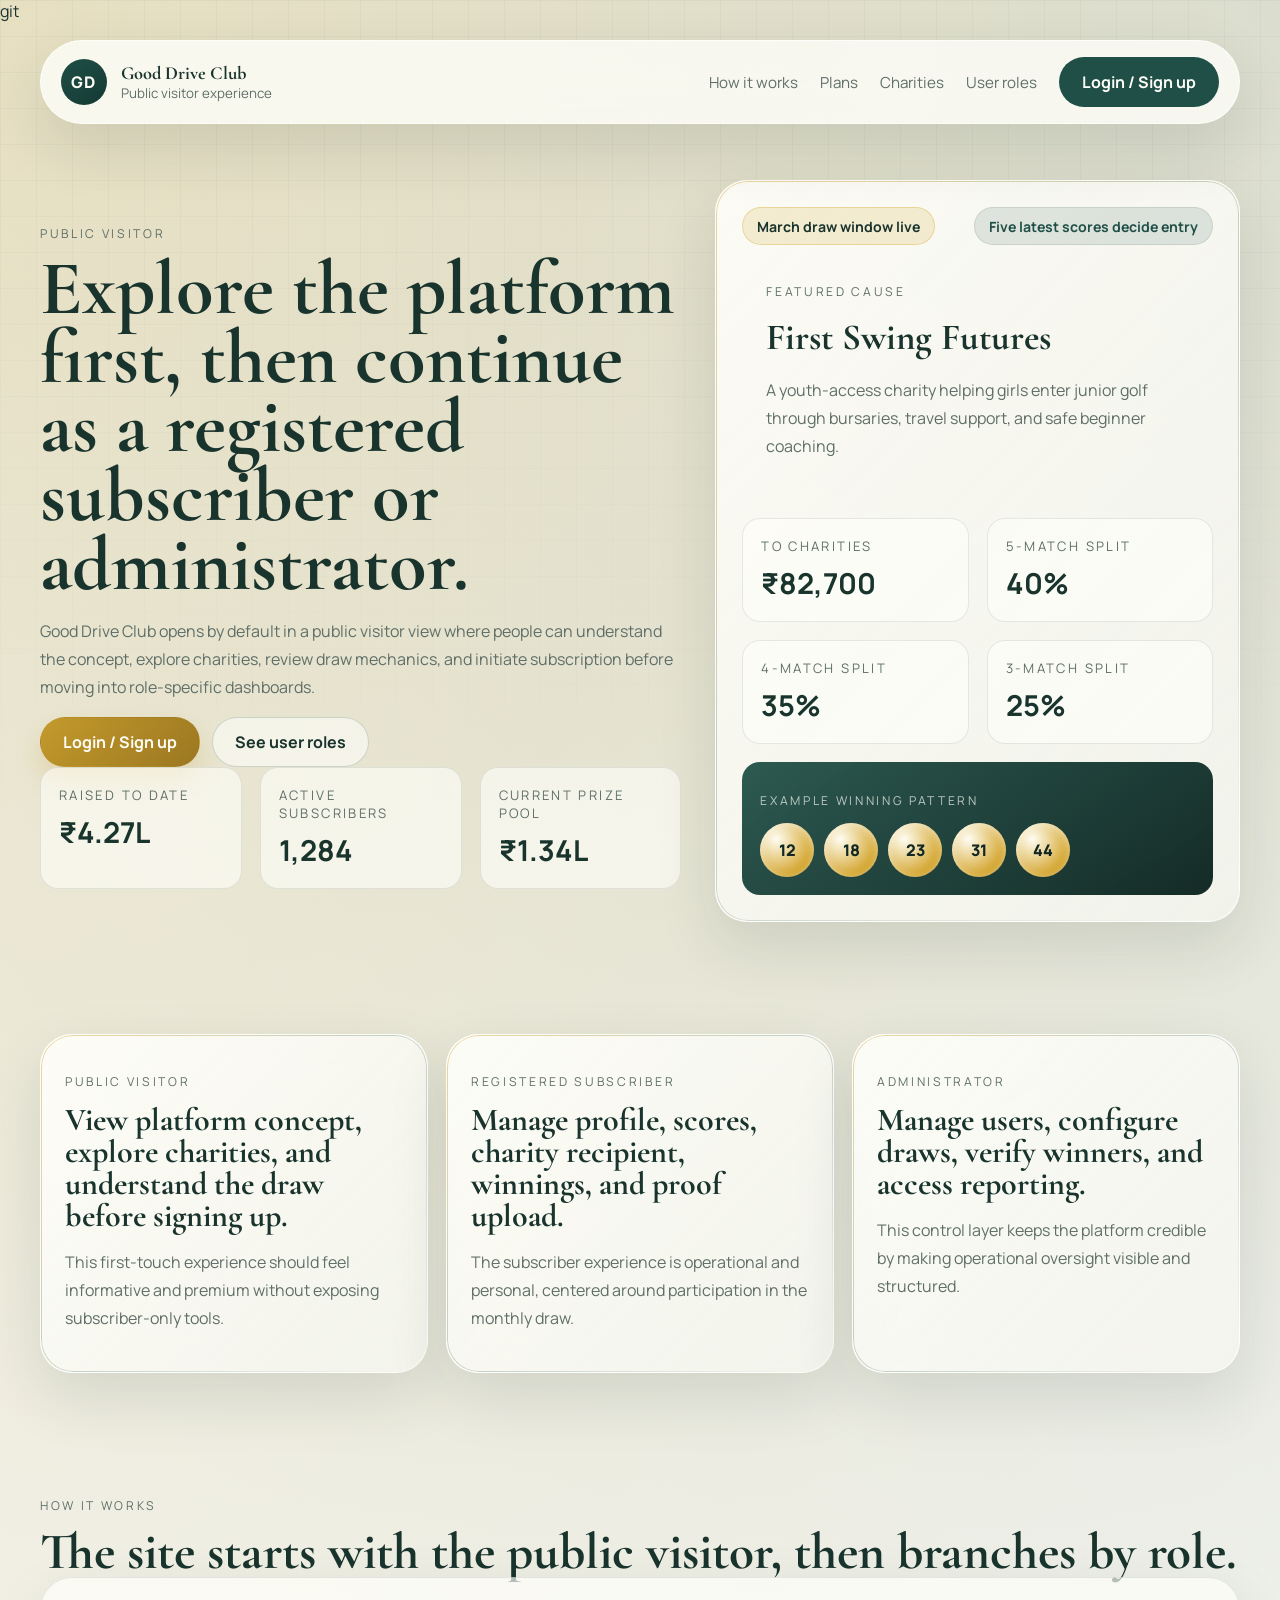
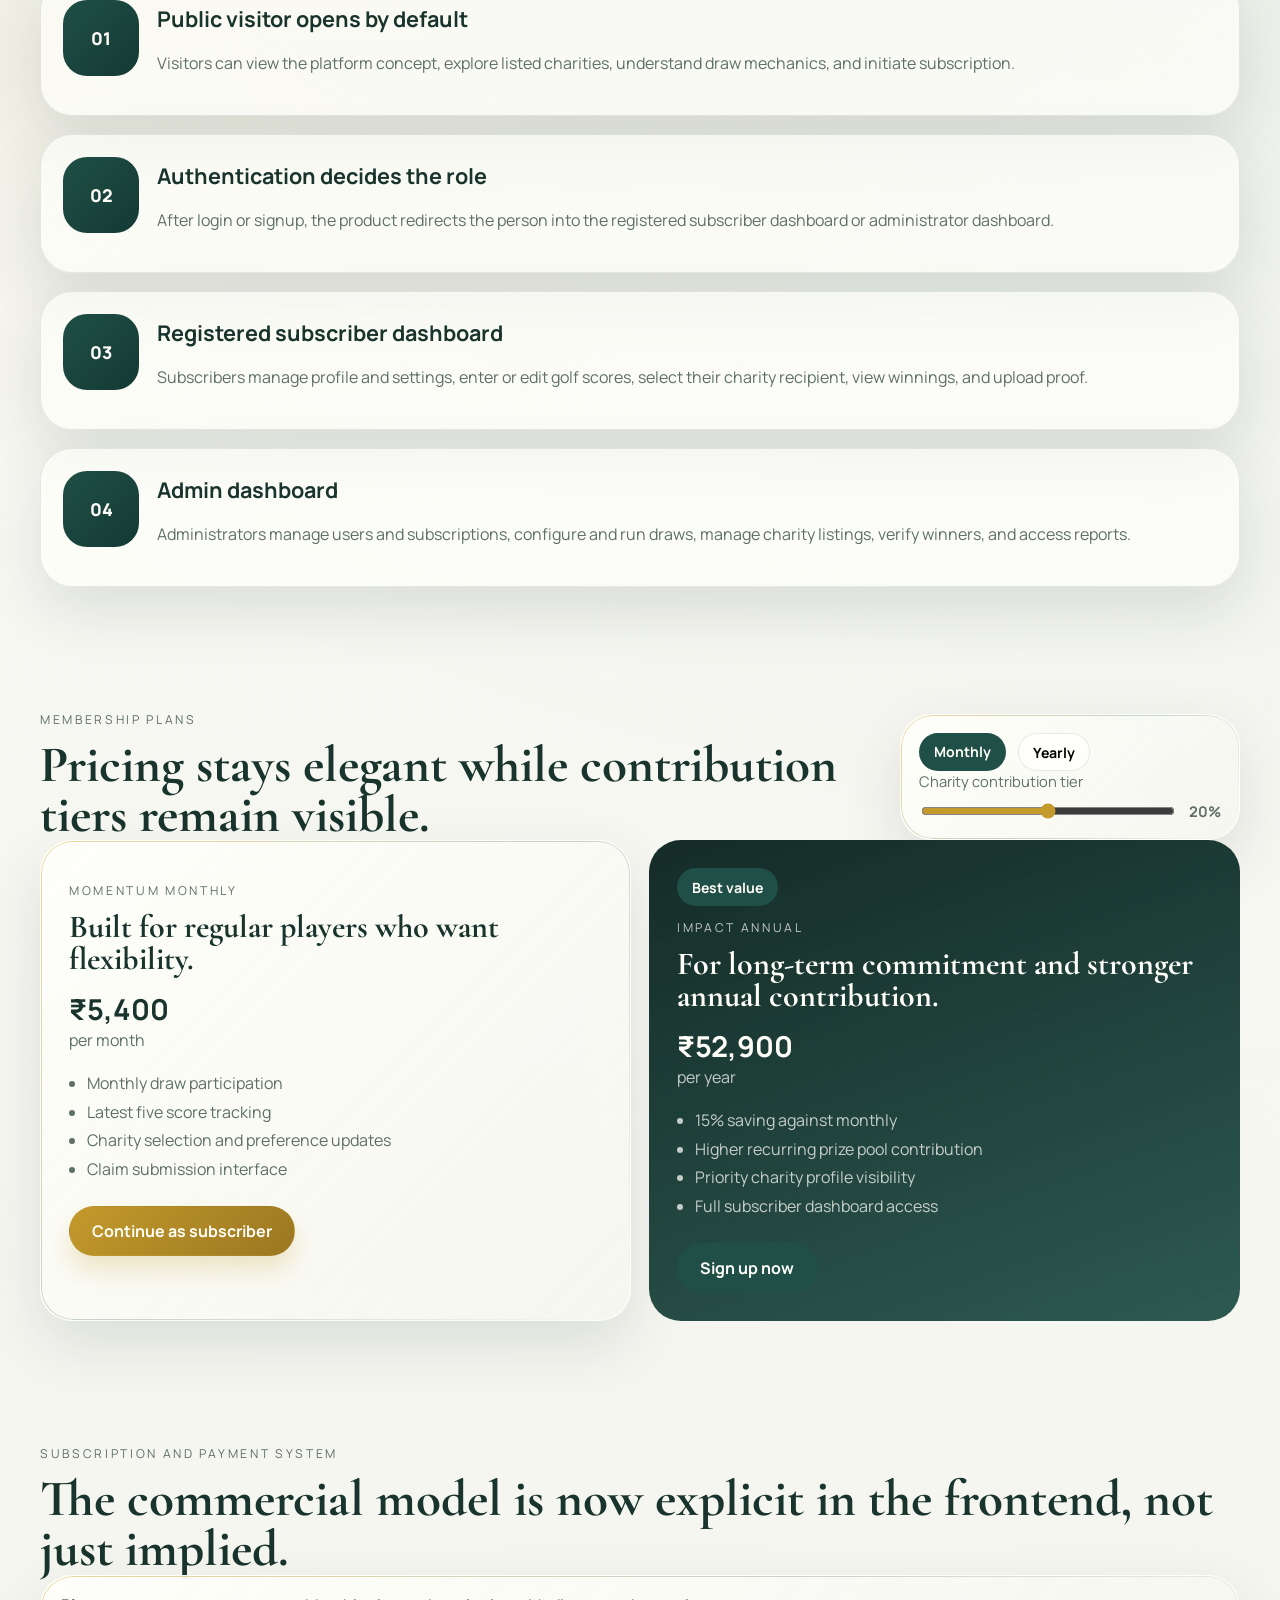
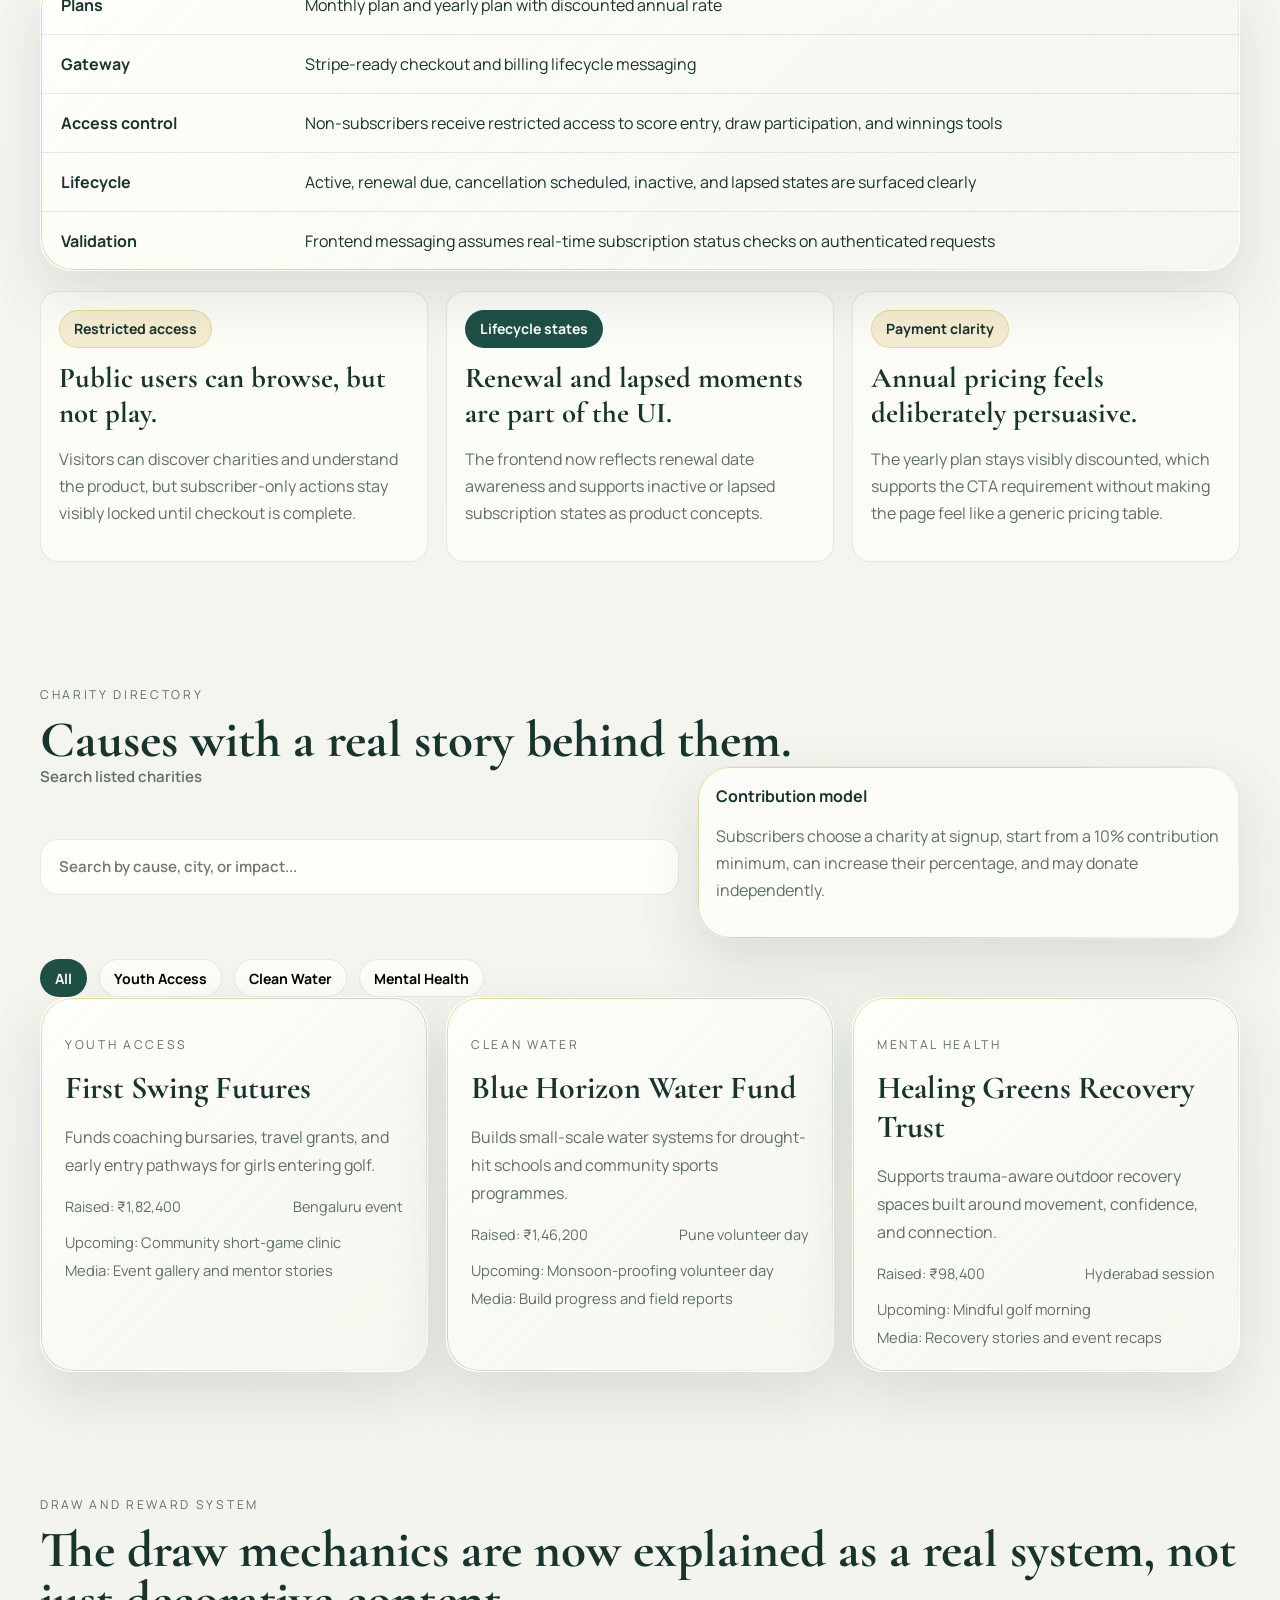
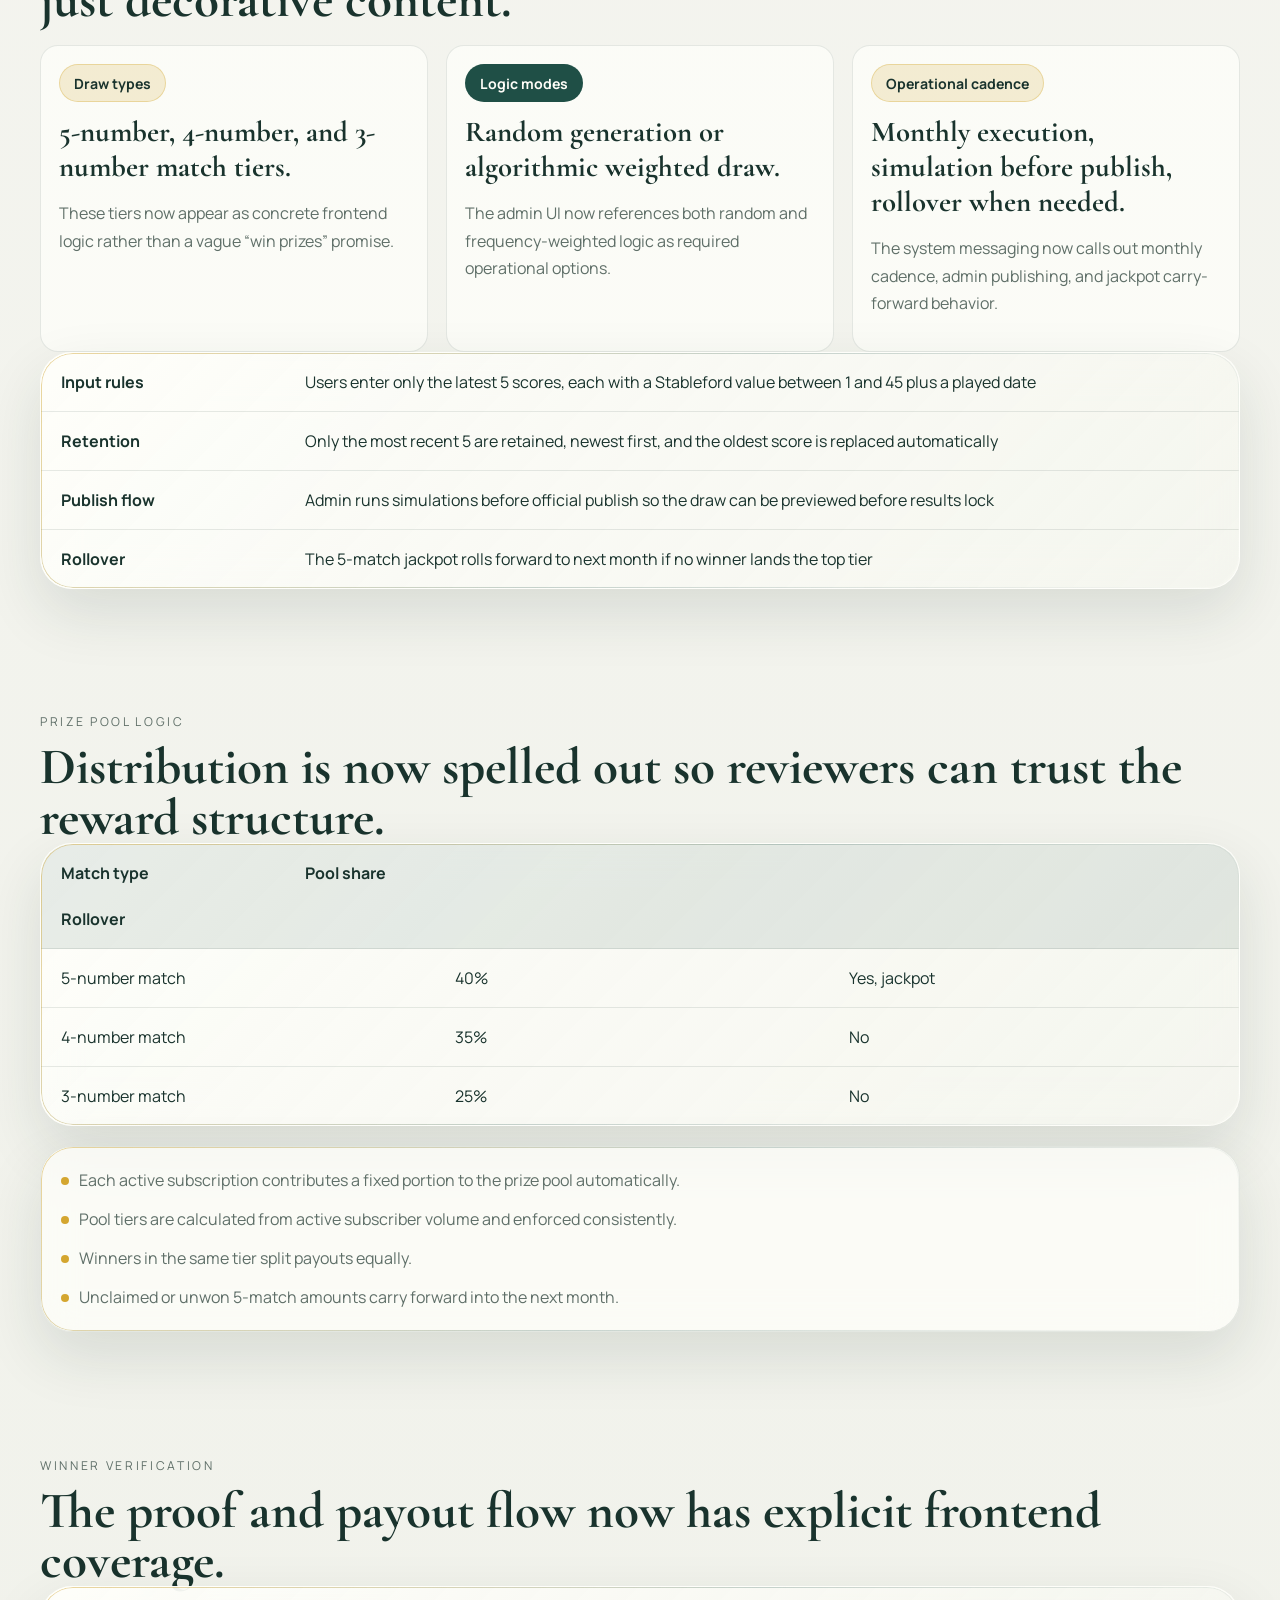
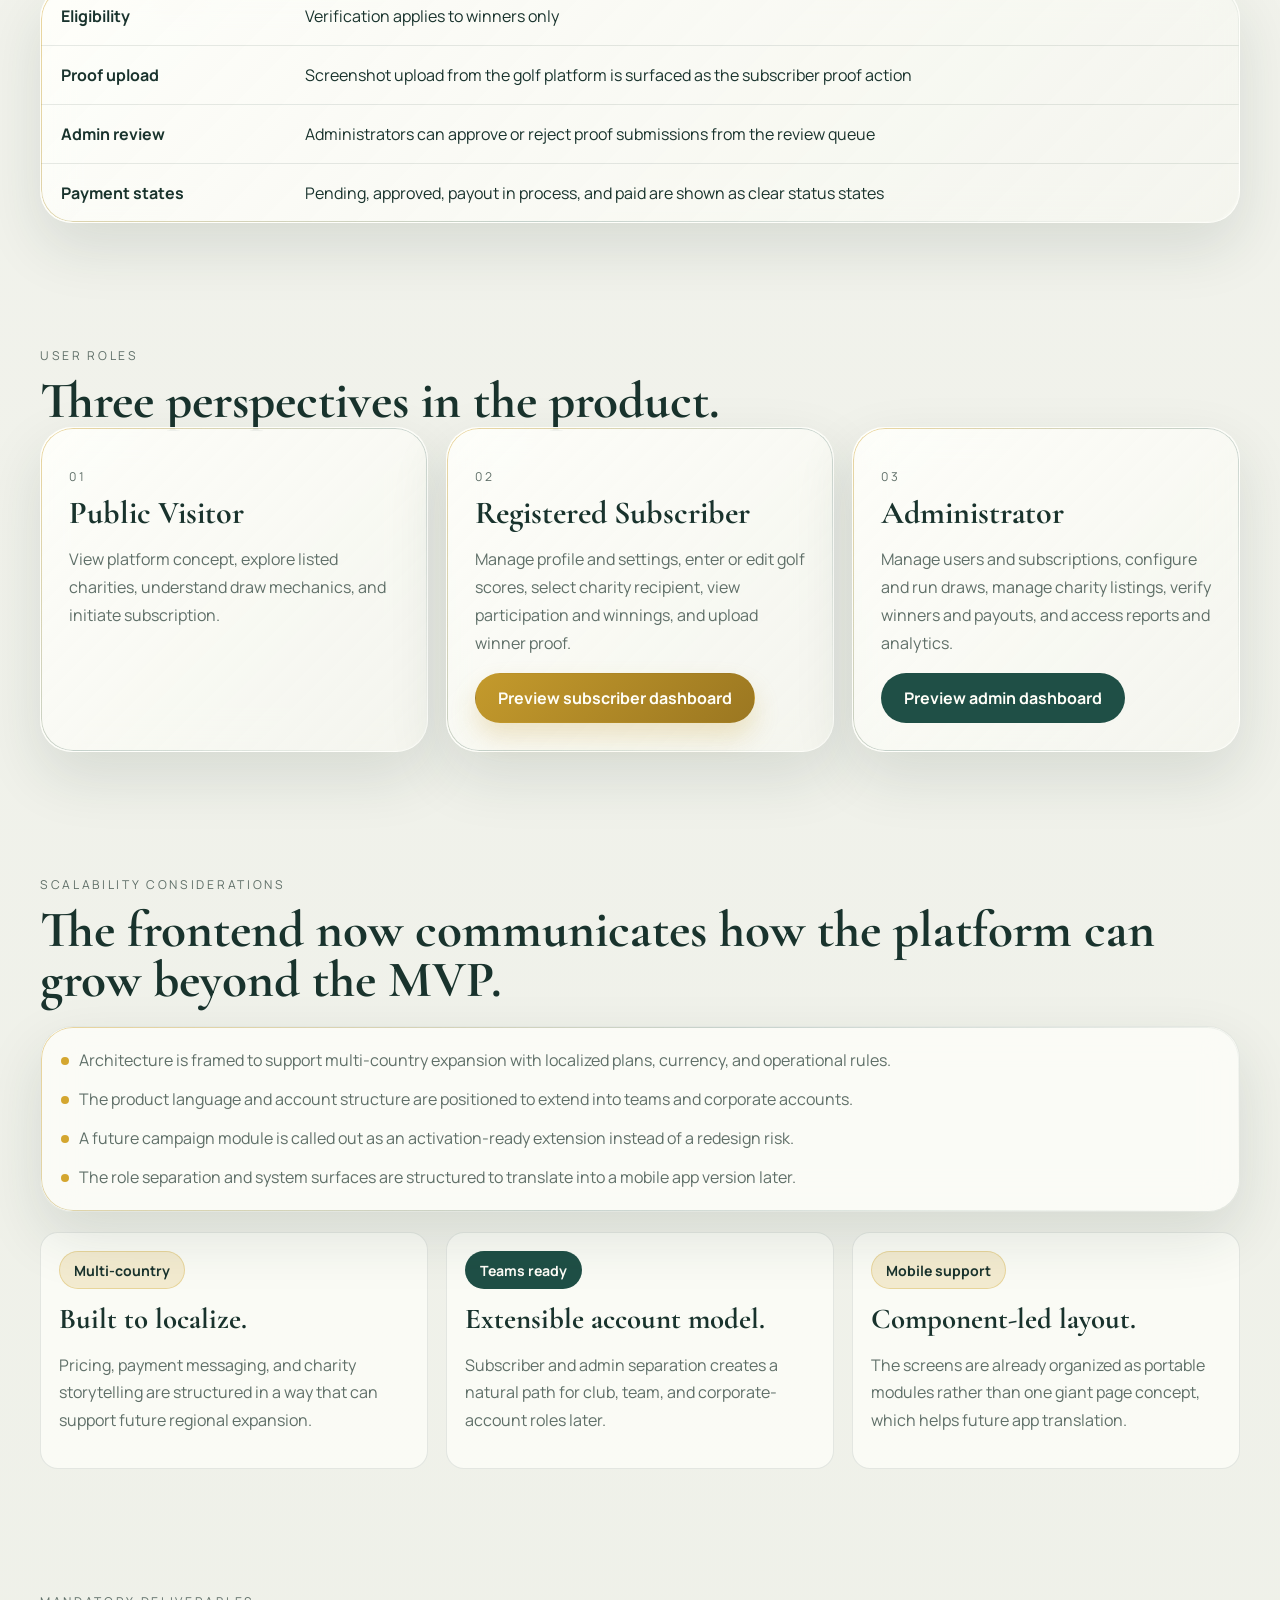
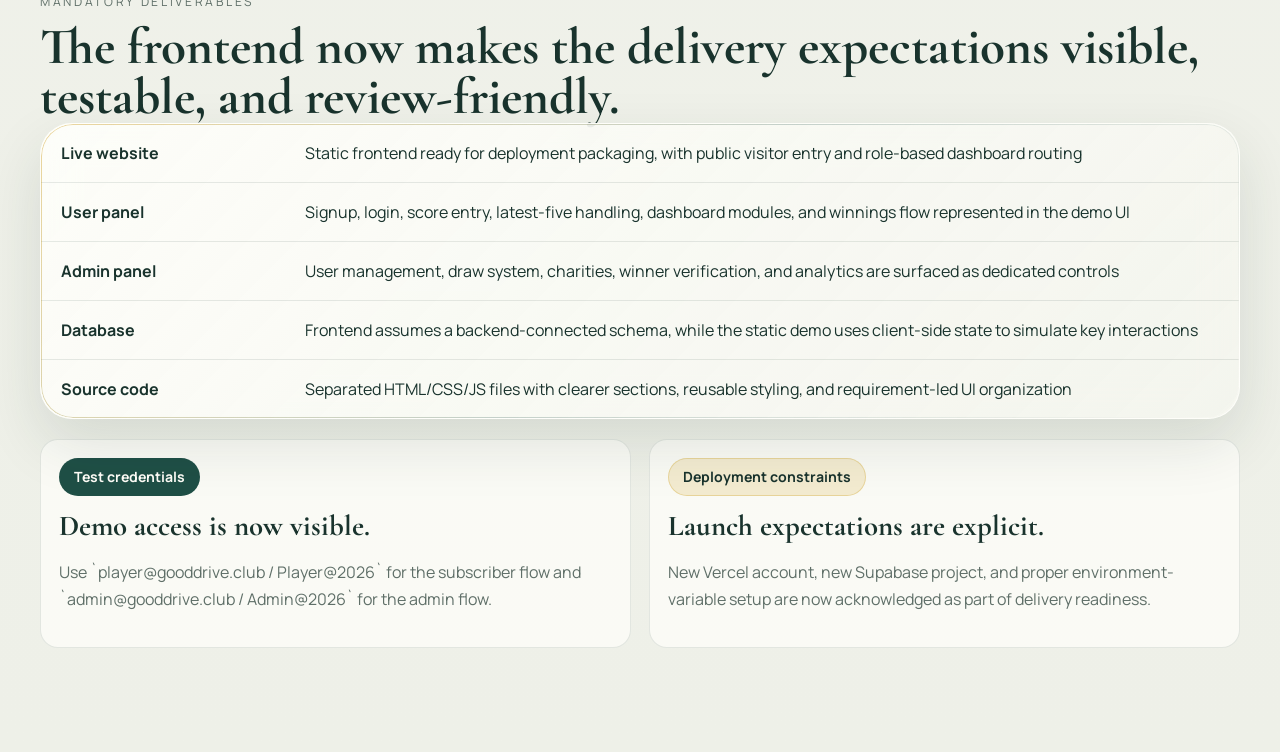
<file: index.html>
git<!DOCTYPE html>
<html lang="en">
  <head>
    <meta charset="UTF-8" />
    <meta name="viewport" content="width=device-width, initial-scale=1.0" />
    <title>Good Drive Club | Public Visitor</title>
    <meta
      name="description"
      content="Good Drive Club public visitor landing page for a golf charity subscription platform."
    />
    <link rel="preconnect" href="https://fonts.googleapis.com" />
    <link rel="preconnect" href="https://fonts.gstatic.com" crossorigin />
    <link
      href="https://fonts.googleapis.com/css2?family=Manrope:wght@400;500;600;700;800&family=Cormorant+Garamond:wght@500;600;700&display=swap"
      rel="stylesheet"
    />
    <link rel="stylesheet" href="./style.css" />
  </head>
  <body>
    <div class="page-shell">
      <header class="topbar">
        <a class="brand" href="./index.html">
          <span class="brand-mark">GD</span>
          <span>
            <strong>Good Drive Club</strong>
            <small>Public visitor experience</small>
          </span>
        </a>

        <button class="nav-toggle" id="navToggle" aria-expanded="false" aria-controls="siteNav">
          <span></span>
          <span></span>
        </button>

        <nav class="site-nav" id="siteNav">
          <a href="#how-it-works">How it works</a>
          <a href="#plans">Plans</a>
          <a href="#charities">Charities</a>
          <a href="#roles">User roles</a>
          <a class="button button-dark" href="./auth.html">Login / Sign up</a>
        </nav>
      </header>

      <main id="home">
        <section class="hero section">
          <div class="hero-copy">
            <p class="eyebrow">Public visitor</p>
            <h1>Explore the platform first, then continue as a registered subscriber or administrator.</h1>
            <p class="hero-text">
              Good Drive Club opens by default in a public visitor view where people can understand the concept, explore
              charities, review draw mechanics, and initiate subscription before moving into role-specific dashboards.
            </p>

            <div class="hero-actions">
              <a class="button button-primary" href="./auth.html">Login / Sign up</a>
              <a class="button button-ghost" href="#roles">See user roles</a>
            </div>

            <div class="hero-stats">
              <article>
                <span>Raised to date</span>
                <strong>₹4.27L</strong>
              </article>
              <article>
                <span>Active subscribers</span>
                <strong>1,284</strong>
              </article>
              <article>
                <span>Current prize pool</span>
                <strong>₹1.34L</strong>
              </article>
            </div>
          </div>

          <aside class="hero-panel glass">
            <div class="panel-topline">
              <span class="badge badge-gold">March draw window live</span>
              <span class="live-pill">Five latest scores decide entry</span>
            </div>

            <div class="feature-card">
              <p class="mini-label">Featured cause</p>
              <h2>First Swing Futures</h2>
              <p>
                A youth-access charity helping girls enter junior golf through bursaries, travel support, and safe
                beginner coaching.
              </p>
            </div>

            <div class="impact-grid">
              <article>
                <span>To charities</span>
                <strong>₹82,700</strong>
              </article>
              <article>
                <span>5-match split</span>
                <strong>40%</strong>
              </article>
              <article>
                <span>4-match split</span>
                <strong>35%</strong>
              </article>
              <article>
                <span>3-match split</span>
                <strong>25%</strong>
              </article>
            </div>

            <div class="score-strip">
              <p class="mini-label">Example winning pattern</p>
              <div class="score-balls">
                <span>12</span>
                <span>18</span>
                <span>23</span>
                <span>31</span>
                <span>44</span>
              </div>
            </div>
          </aside>
        </section>

        <section class="section feature-band">
          <article class="feature-panel glass">
            <p class="mini-label">Public visitor</p>
            <h3>View platform concept, explore charities, and understand the draw before signing up.</h3>
            <p>This first-touch experience should feel informative and premium without exposing subscriber-only tools.</p>
          </article>
          <article class="feature-panel glass">
            <p class="mini-label">Registered subscriber</p>
            <h3>Manage profile, scores, charity recipient, winnings, and proof upload.</h3>
            <p>The subscriber experience is operational and personal, centered around participation in the monthly draw.</p>
          </article>
          <article class="feature-panel glass">
            <p class="mini-label">Administrator</p>
            <h3>Manage users, configure draws, verify winners, and access reporting.</h3>
            <p>This control layer keeps the platform credible by making operational oversight visible and structured.</p>
          </article>
        </section>

        <section class="section process-section" id="how-it-works">
          <div class="section-heading">
            <p class="eyebrow">How it works</p>
            <h2>The site starts with the public visitor, then branches by role.</h2>
          </div>

          <div class="flow-panel is-active single-column">
            <article class="flow-step">
              <span>01</span>
              <div>
                <h3>Public visitor opens by default</h3>
                <p>Visitors can view the platform concept, explore listed charities, understand draw mechanics, and initiate subscription.</p>
              </div>
            </article>
            <article class="flow-step">
              <span>02</span>
              <div>
                <h3>Authentication decides the role</h3>
                <p>After login or signup, the product redirects the person into the registered subscriber dashboard or administrator dashboard.</p>
              </div>
            </article>
            <article class="flow-step">
              <span>03</span>
              <div>
                <h3>Registered subscriber dashboard</h3>
                <p>Subscribers manage profile and settings, enter or edit golf scores, select their charity recipient, view winnings, and upload proof.</p>
              </div>
            </article>
            <article class="flow-step">
              <span>04</span>
              <div>
                <h3>Admin dashboard</h3>
                <p>Administrators manage users and subscriptions, configure and run draws, manage charity listings, verify winners, and access reports.</p>
              </div>
            </article>
          </div>
        </section>

        <section class="section pricing-section" id="plans">
          <div class="section-heading split-heading">
            <div>
              <p class="eyebrow">Membership plans</p>
              <h2>Pricing stays elegant while contribution tiers remain visible.</h2>
            </div>
            <div class="pricing-controls glass">
              <div class="toggle-row">
                <button class="toggle-button is-active" data-cadence="monthly">Monthly</button>
                <button class="toggle-button" data-cadence="yearly">Yearly</button>
              </div>
              <label class="range-wrap" for="charityTier">
                Charity contribution tier
                <div class="range-meta">
                  <input id="charityTier" type="range" min="10" max="30" step="5" value="20" />
                  <strong><span id="tierValue">20</span>%</strong>
                </div>
              </label>
            </div>
          </div>

          <div class="pricing-grid two-up">
            <article class="plan-card glass" data-plan="momentum">
              <p class="mini-label">Momentum Monthly</p>
              <h3>Built for regular players who want flexibility.</h3>
              <div class="plan-price">
                <strong id="monthlyPrice">₹5,400</strong>
                <span>per month</span>
              </div>
              <ul>
                <li>Monthly draw participation</li>
                <li>Latest five score tracking</li>
                <li>Charity selection and preference updates</li>
                <li>Claim submission interface</li>
              </ul>
              <a class="button button-primary" href="./auth.html">Continue as subscriber</a>
            </article>

            <article class="plan-card plan-card-highlight">
              <div class="badge badge-dark">Best value</div>
              <p class="mini-label">Impact Annual</p>
              <h3>For long-term commitment and stronger annual contribution.</h3>
              <div class="plan-price">
                <strong id="yearlyPrice">₹52,900</strong>
                <span>per year</span>
              </div>
              <ul>
                <li>15% saving against monthly</li>
                <li>Higher recurring prize pool contribution</li>
                <li>Priority charity profile visibility</li>
                <li>Full subscriber dashboard access</li>
              </ul>
              <a class="button button-dark" href="./auth.html">Sign up now</a>
            </article>
          </div>
        </section>

        <section class="section system-section" id="subscription-system">
          <div class="section-heading">
            <p class="eyebrow">Subscription and payment system</p>
            <h2>The commercial model is now explicit in the frontend, not just implied.</h2>
          </div>

          <div class="spec-table glass">
            <div class="spec-row">
              <strong>Plans</strong>
              <span>Monthly plan and yearly plan with discounted annual rate</span>
            </div>
            <div class="spec-row">
              <strong>Gateway</strong>
              <span>Stripe-ready checkout and billing lifecycle messaging</span>
            </div>
            <div class="spec-row">
              <strong>Access control</strong>
              <span>Non-subscribers receive restricted access to score entry, draw participation, and winnings tools</span>
            </div>
            <div class="spec-row">
              <strong>Lifecycle</strong>
              <span>Active, renewal due, cancellation scheduled, inactive, and lapsed states are surfaced clearly</span>
            </div>
            <div class="spec-row">
              <strong>Validation</strong>
              <span>Frontend messaging assumes real-time subscription status checks on authenticated requests</span>
            </div>
          </div>

          <div class="info-grid three-up">
            <article class="mini-role-card">
              <span class="badge badge-gold">Restricted access</span>
              <h3>Public users can browse, but not play.</h3>
              <p>Visitors can discover charities and understand the product, but subscriber-only actions stay visibly locked until checkout is complete.</p>
            </article>
            <article class="mini-role-card">
              <span class="badge badge-dark">Lifecycle states</span>
              <h3>Renewal and lapsed moments are part of the UI.</h3>
              <p>The frontend now reflects renewal date awareness and supports inactive or lapsed subscription states as product concepts.</p>
            </article>
            <article class="mini-role-card">
              <span class="badge badge-gold">Payment clarity</span>
              <h3>Annual pricing feels deliberately persuasive.</h3>
              <p>The yearly plan stays visibly discounted, which supports the CTA requirement without making the page feel like a generic pricing table.</p>
            </article>
          </div>
        </section>

        <section class="section charity-section" id="charities">
          <div class="section-heading">
            <p class="eyebrow">Charity directory</p>
            <h2>Causes with a real story behind them.</h2>
          </div>

          <div class="directory-toolbar">
            <label class="search-field">
              <span>Search listed charities</span>
              <input id="charitySearch" type="search" placeholder="Search by cause, city, or impact..." />
            </label>
            <article class="directory-note glass">
              <strong>Contribution model</strong>
              <p>Subscribers choose a charity at signup, start from a 10% contribution minimum, can increase their percentage, and may donate independently.</p>
            </article>
          </div>

          <div class="charity-filters">
            <button class="filter-chip is-active" data-category="all">All</button>
            <button class="filter-chip" data-category="Youth Access">Youth Access</button>
            <button class="filter-chip" data-category="Clean Water">Clean Water</button>
            <button class="filter-chip" data-category="Mental Health">Mental Health</button>
          </div>

          <div class="charity-grid" id="charityGrid">
            <article class="charity-card glass" data-category="Youth Access">
              <p class="mini-label">Youth Access</p>
              <h3>First Swing Futures</h3>
              <p>Funds coaching bursaries, travel grants, and early entry pathways for girls entering golf.</p>
              <div class="charity-meta">
                <span>Raised: ₹1,82,400</span>
                <span>Bengaluru event</span>
              </div>
              <div class="charity-extra">
                <span>Upcoming: Community short-game clinic</span>
                <span>Media: Event gallery and mentor stories</span>
              </div>
            </article>
            <article class="charity-card glass" data-category="Clean Water">
              <p class="mini-label">Clean Water</p>
              <h3>Blue Horizon Water Fund</h3>
              <p>Builds small-scale water systems for drought-hit schools and community sports programmes.</p>
              <div class="charity-meta">
                <span>Raised: ₹1,46,200</span>
                <span>Pune volunteer day</span>
              </div>
              <div class="charity-extra">
                <span>Upcoming: Monsoon-proofing volunteer day</span>
                <span>Media: Build progress and field reports</span>
              </div>
            </article>
            <article class="charity-card glass" data-category="Mental Health">
              <p class="mini-label">Mental Health</p>
              <h3>Healing Greens Recovery Trust</h3>
              <p>Supports trauma-aware outdoor recovery spaces built around movement, confidence, and connection.</p>
              <div class="charity-meta">
                <span>Raised: ₹98,400</span>
                <span>Hyderabad session</span>
              </div>
              <div class="charity-extra">
                <span>Upcoming: Mindful golf morning</span>
                <span>Media: Recovery stories and event recaps</span>
              </div>
            </article>
          </div>
        </section>

        <section class="section system-section" id="draw-rewards">
          <div class="section-heading">
            <p class="eyebrow">Draw and reward system</p>
            <h2>The draw mechanics are now explained as a real system, not just decorative content.</h2>
          </div>

          <div class="info-grid three-up">
            <article class="mini-role-card">
              <span class="badge badge-gold">Draw types</span>
              <h3>5-number, 4-number, and 3-number match tiers.</h3>
              <p>These tiers now appear as concrete frontend logic rather than a vague “win prizes” promise.</p>
            </article>
            <article class="mini-role-card">
              <span class="badge badge-dark">Logic modes</span>
              <h3>Random generation or algorithmic weighted draw.</h3>
              <p>The admin UI now references both random and frequency-weighted logic as required operational options.</p>
            </article>
            <article class="mini-role-card">
              <span class="badge badge-gold">Operational cadence</span>
              <h3>Monthly execution, simulation before publish, rollover when needed.</h3>
              <p>The system messaging now calls out monthly cadence, admin publishing, and jackpot carry-forward behavior.</p>
            </article>
          </div>

          <div class="spec-table glass">
            <div class="spec-row">
              <strong>Input rules</strong>
              <span>Users enter only the latest 5 scores, each with a Stableford value between 1 and 45 plus a played date</span>
            </div>
            <div class="spec-row">
              <strong>Retention</strong>
              <span>Only the most recent 5 are retained, newest first, and the oldest score is replaced automatically</span>
            </div>
            <div class="spec-row">
              <strong>Publish flow</strong>
              <span>Admin runs simulations before official publish so the draw can be previewed before results lock</span>
            </div>
            <div class="spec-row">
              <strong>Rollover</strong>
              <span>The 5-match jackpot rolls forward to next month if no winner lands the top tier</span>
            </div>
          </div>
        </section>

        <section class="section system-section" id="prize-pool">
          <div class="section-heading">
            <p class="eyebrow">Prize pool logic</p>
            <h2>Distribution is now spelled out so reviewers can trust the reward structure.</h2>
          </div>

          <div class="spec-table glass">
            <div class="spec-row spec-head">
              <strong>Match type</strong>
              <strong>Pool share</strong>
              <strong>Rollover</strong>
            </div>
            <div class="spec-row spec-grid">
              <span>5-number match</span>
              <span>40%</span>
              <span>Yes, jackpot</span>
            </div>
            <div class="spec-row spec-grid">
              <span>4-number match</span>
              <span>35%</span>
              <span>No</span>
            </div>
            <div class="spec-row spec-grid">
              <span>3-number match</span>
              <span>25%</span>
              <span>No</span>
            </div>
          </div>

          <div class="feature-list glass">
            <div>Each active subscription contributes a fixed portion to the prize pool automatically.</div>
            <div>Pool tiers are calculated from active subscriber volume and enforced consistently.</div>
            <div>Winners in the same tier split payouts equally.</div>
            <div>Unclaimed or unwon 5-match amounts carry forward into the next month.</div>
          </div>
        </section>

        <section class="section system-section" id="winner-verification">
          <div class="section-heading">
            <p class="eyebrow">Winner verification</p>
            <h2>The proof and payout flow now has explicit frontend coverage.</h2>
          </div>

          <div class="spec-table glass">
            <div class="spec-row">
              <strong>Eligibility</strong>
              <span>Verification applies to winners only</span>
            </div>
            <div class="spec-row">
              <strong>Proof upload</strong>
              <span>Screenshot upload from the golf platform is surfaced as the subscriber proof action</span>
            </div>
            <div class="spec-row">
              <strong>Admin review</strong>
              <span>Administrators can approve or reject proof submissions from the review queue</span>
            </div>
            <div class="spec-row">
              <strong>Payment states</strong>
              <span>Pending, approved, payout in process, and paid are shown as clear status states</span>
            </div>
          </div>
        </section>

        <section class="section role-section" id="roles">
          <div class="section-heading">
            <p class="eyebrow">User roles</p>
            <h2>Three perspectives in the product.</h2>
          </div>

          <div class="role-overview-grid">
            <article class="plan-card glass">
              <p class="mini-label">01</p>
              <h3>Public Visitor</h3>
              <p class="hero-text">
                View platform concept, explore listed charities, understand draw mechanics, and initiate subscription.
              </p>
            </article>

            <article class="plan-card glass">
              <p class="mini-label">02</p>
              <h3>Registered Subscriber</h3>
              <p class="hero-text">
                Manage profile and settings, enter or edit golf scores, select charity recipient, view participation and
                winnings, and upload winner proof.
              </p>
              <a class="button button-primary" href="./user-dashboard.html">Preview subscriber dashboard</a>
            </article>

            <article class="plan-card glass">
              <p class="mini-label">03</p>
              <h3>Administrator</h3>
              <p class="hero-text">
                Manage users and subscriptions, configure and run draws, manage charity listings, verify winners and
                payouts, and access reports and analytics.
              </p>
              <a class="button button-dark" href="./admin-dashboard.html">Preview admin dashboard</a>
            </article>
          </div>
        </section>

        <section class="section system-section" id="scalability">
          <div class="section-heading">
            <p class="eyebrow">Scalability considerations</p>
            <h2>The frontend now communicates how the platform can grow beyond the MVP.</h2>
          </div>

          <div class="feature-list glass">
            <div>Architecture is framed to support multi-country expansion with localized plans, currency, and operational rules.</div>
            <div>The product language and account structure are positioned to extend into teams and corporate accounts.</div>
            <div>A future campaign module is called out as an activation-ready extension instead of a redesign risk.</div>
            <div>The role separation and system surfaces are structured to translate into a mobile app version later.</div>
          </div>

          <div class="info-grid three-up">
            <article class="mini-role-card">
              <span class="badge badge-gold">Multi-country</span>
              <h3>Built to localize.</h3>
              <p>Pricing, payment messaging, and charity storytelling are structured in a way that can support future regional expansion.</p>
            </article>
            <article class="mini-role-card">
              <span class="badge badge-dark">Teams ready</span>
              <h3>Extensible account model.</h3>
              <p>Subscriber and admin separation creates a natural path for club, team, and corporate-account roles later.</p>
            </article>
            <article class="mini-role-card">
              <span class="badge badge-gold">Mobile support</span>
              <h3>Component-led layout.</h3>
              <p>The screens are already organized as portable modules rather than one giant page concept, which helps future app translation.</p>
            </article>
          </div>
        </section>

        <section class="section system-section" id="deliverables">
          <div class="section-heading">
            <p class="eyebrow">Mandatory deliverables</p>
            <h2>The frontend now makes the delivery expectations visible, testable, and review-friendly.</h2>
          </div>

          <div class="spec-table glass">
            <div class="spec-row">
              <strong>Live website</strong>
              <span>Static frontend ready for deployment packaging, with public visitor entry and role-based dashboard routing</span>
            </div>
            <div class="spec-row">
              <strong>User panel</strong>
              <span>Signup, login, score entry, latest-five handling, dashboard modules, and winnings flow represented in the demo UI</span>
            </div>
            <div class="spec-row">
              <strong>Admin panel</strong>
              <span>User management, draw system, charities, winner verification, and analytics are surfaced as dedicated controls</span>
            </div>
            <div class="spec-row">
              <strong>Database</strong>
              <span>Frontend assumes a backend-connected schema, while the static demo uses client-side state to simulate key interactions</span>
            </div>
            <div class="spec-row">
              <strong>Source code</strong>
              <span>Separated HTML/CSS/JS files with clearer sections, reusable styling, and requirement-led UI organization</span>
            </div>
          </div>

          <div class="deployment-grid">
            <article class="mini-role-card">
              <span class="badge badge-dark">Test credentials</span>
              <h3>Demo access is now visible.</h3>
              <p>Use `player@gooddrive.club / Player@2026` for the subscriber flow and `admin@gooddrive.club / Admin@2026` for the admin flow.</p>
            </article>
            <article class="mini-role-card">
              <span class="badge badge-gold">Deployment constraints</span>
              <h3>Launch expectations are explicit.</h3>
              <p>New Vercel account, new Supabase project, and proper environment-variable setup are now acknowledged as part of delivery readiness.</p>
            </article>
          </div>
        </section>
      </main>
    </div>

    <script src="./script.js"></script>
  </body>
</html>
</file>
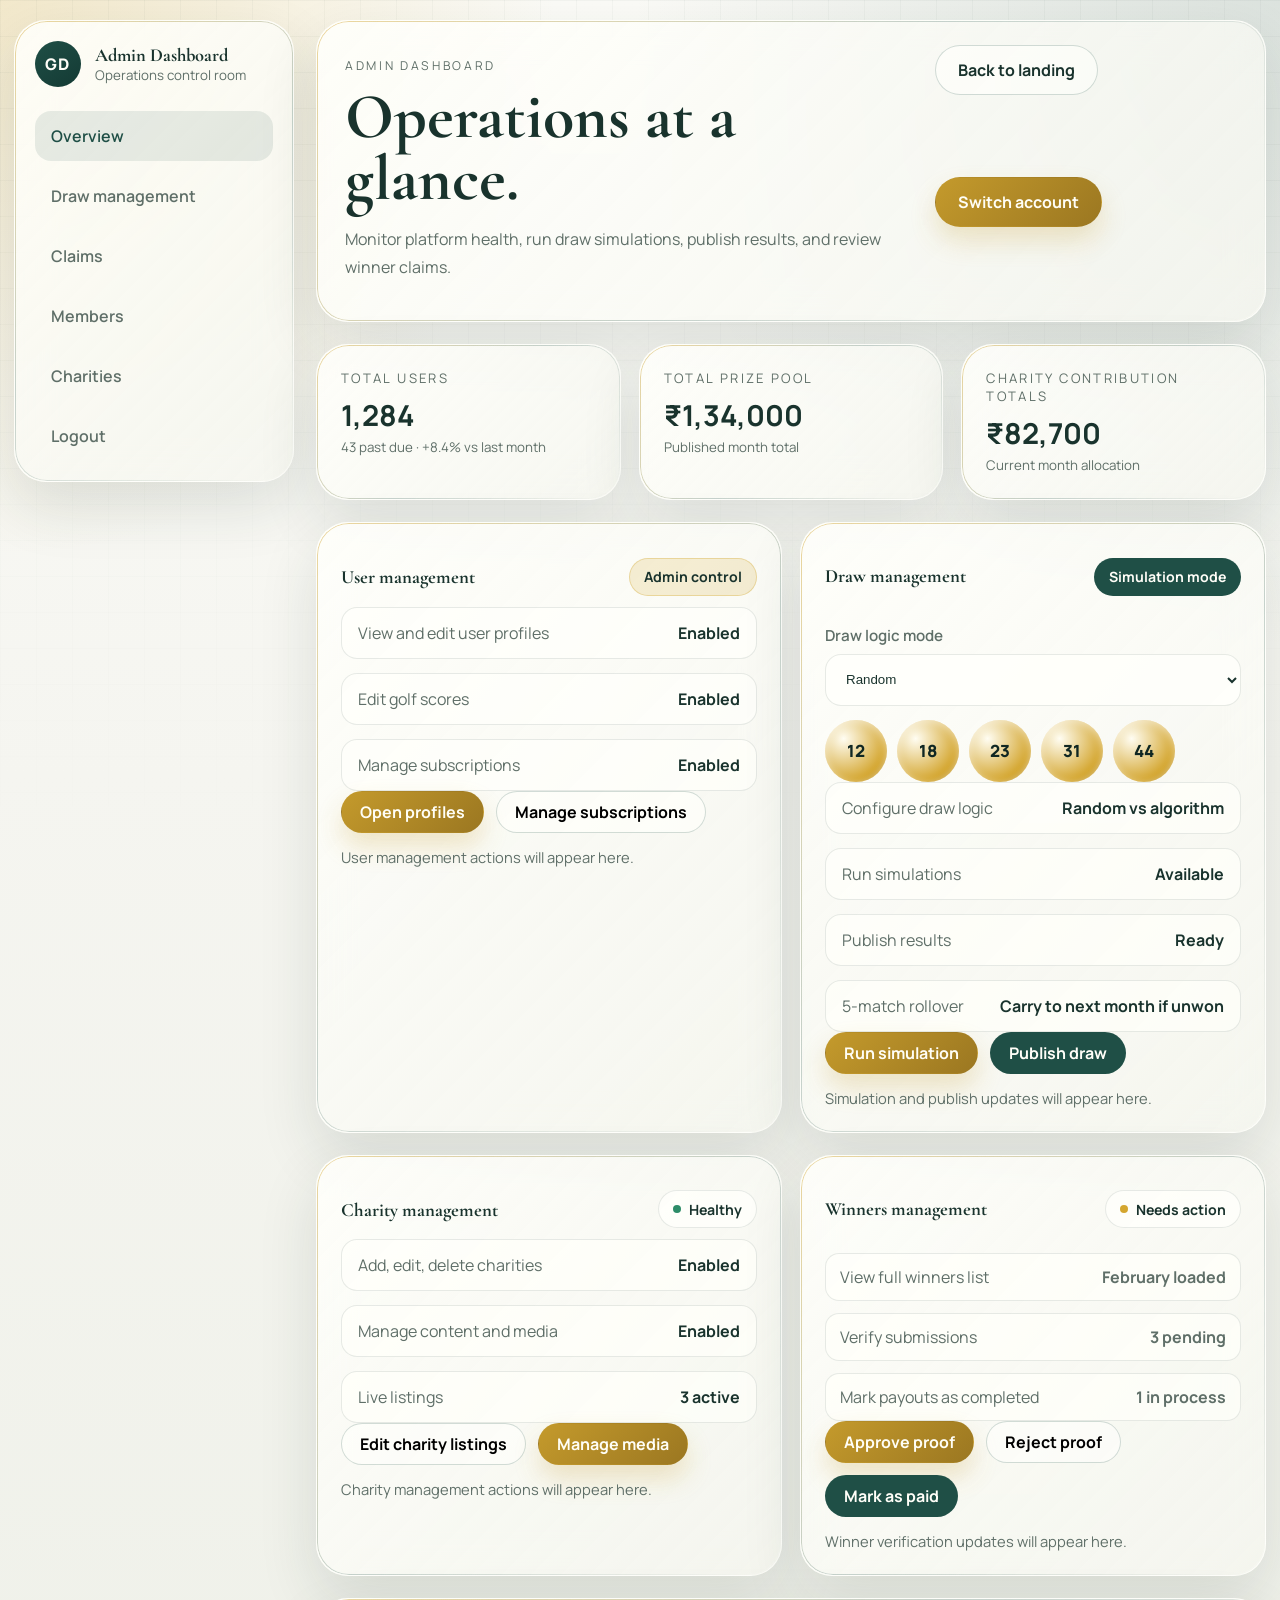
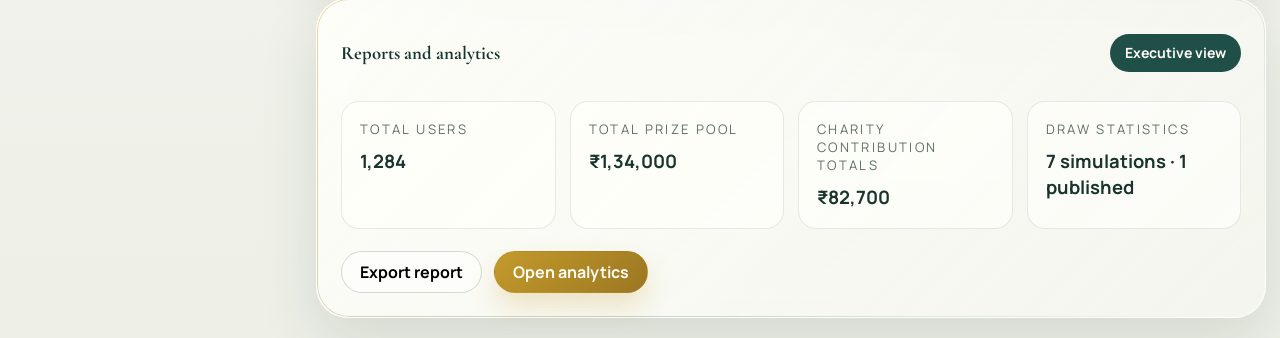
<file: admin-dashboard.html>
<!DOCTYPE html>
<html lang="en">
  <head>
    <meta charset="UTF-8" />
    <meta name="viewport" content="width=device-width, initial-scale=1.0" />
    <title>Good Drive Club | Admin Dashboard</title>
    <link rel="preconnect" href="https://fonts.googleapis.com" />
    <link rel="preconnect" href="https://fonts.gstatic.com" crossorigin />
    <link
      href="https://fonts.googleapis.com/css2?family=Manrope:wght@400;500;600;700;800&family=Cormorant+Garamond:wght@500;600;700&display=swap"
      rel="stylesheet"
    />
    <link rel="stylesheet" href="./style.css" />
  </head>
  <body class="app-body" data-page-role="admin">
    <div class="dashboard-shell">
      <aside class="sidebar glass">
        <a class="brand sidebar-brand" href="./index.html">
          <span class="brand-mark">GD</span>
          <span>
            <strong>Admin Dashboard</strong>
            <small>Operations control room</small>
          </span>
        </a>

        <nav class="sidebar-nav">
          <a class="is-current" href="./admin-dashboard.html">Overview</a>
          <a href="./admin-dashboard.html">Draw management</a>
          <a href="./admin-dashboard.html">Claims</a>
          <a href="./admin-dashboard.html">Members</a>
          <a href="./admin-dashboard.html">Charities</a>
          <a href="./auth.html" data-logout>Logout</a>
        </nav>
      </aside>

      <main class="dashboard-main">
        <header class="dashboard-header glass">
          <div>
            <p class="eyebrow">Admin dashboard</p>
            <h1>Operations at a glance.</h1>
            <p class="hero-text">Monitor platform health, run draw simulations, publish results, and review winner claims.</p>
          </div>
          <div class="dashboard-header-actions">
            <a class="button button-ghost" href="./index.html">Back to landing</a>
            <a class="button button-primary" href="./auth.html">Switch account</a>
          </div>
        </header>

        <section class="dashboard-grid app-kpis">
          <article class="metric-card glass">
            <span>Total users</span>
            <strong id="adminTotalUsersValue">1,284</strong>
            <small id="adminUsersMeta">43 past due · +8.4% vs last month</small>
          </article>
          <article class="metric-card glass">
            <span>Total prize pool</span>
            <strong id="adminPrizePoolValue">₹1,34,000</strong>
            <small id="adminPrizePoolMeta">Published month total</small>
          </article>
          <article class="metric-card glass">
            <span>Charity contribution totals</span>
            <strong id="adminCharityTotalValue">₹82,700</strong>
            <small id="adminCharityMeta">Current month allocation</small>
          </article>
        </section>

        <section class="app-grid-two">
          <article class="detail-card glass">
            <div class="detail-head">
              <h3>User management</h3>
              <span class="badge badge-gold">Admin control</span>
            </div>
            <div class="table-list">
              <div><span>View and edit user profiles</span><strong>Enabled</strong></div>
              <div><span>Edit golf scores</span><strong>Enabled</strong></div>
              <div><span>Manage subscriptions</span><strong>Enabled</strong></div>
            </div>
            <div class="action-row">
              <button class="button button-primary button-small" id="openProfilesButton" type="button">Open profiles</button>
              <button class="button button-ghost button-small" id="manageSubscriptionsButton" type="button">Manage subscriptions</button>
            </div>
            <div class="inline-feedback" id="adminUserFeedback">User management actions will appear here.</div>
          </article>

          <article class="detail-card glass">
            <div class="detail-head">
              <h3>Draw management</h3>
              <span class="badge badge-dark">Simulation mode</span>
            </div>
            <div class="control-stack">
              <label class="control-label" for="drawLogicSelect">
                Draw logic mode
                <select id="drawLogicSelect">
                  <option value="random">Random</option>
                  <option value="algorithmic">Algorithmic</option>
                </select>
              </label>
            </div>
            <div class="score-balls large" id="adminDrawNumbers">
              <span>12</span>
              <span>18</span>
              <span>23</span>
              <span>31</span>
              <span>44</span>
            </div>
            <div class="table-list">
              <div><span>Configure draw logic</span><strong>Random vs algorithm</strong></div>
              <div><span>Run simulations</span><strong>Available</strong></div>
              <div><span>Publish results</span><strong>Ready</strong></div>
              <div><span>5-match rollover</span><strong>Carry to next month if unwon</strong></div>
            </div>
            <div class="action-row">
              <button class="button button-primary button-small" id="runSimulationButton" type="button">Run simulation</button>
              <button class="button button-dark button-small" id="publishDrawButton" type="button">Publish draw</button>
            </div>
            <div class="inline-feedback" id="drawFeedback">Simulation and publish updates will appear here.</div>
          </article>
        </section>

        <section class="app-grid-two">
          <article class="detail-card glass">
            <div class="detail-head">
              <h3>Charity management</h3>
              <span class="status-dot">Healthy</span>
            </div>
            <div class="table-list">
              <div><span>Add, edit, delete charities</span><strong>Enabled</strong></div>
              <div><span>Manage content and media</span><strong>Enabled</strong></div>
              <div><span>Live listings</span><strong>3 active</strong></div>
            </div>
            <div class="action-row">
              <button class="button button-ghost button-small" id="editCharitiesButton" type="button">Edit charity listings</button>
              <button class="button button-primary button-small" id="manageMediaButton" type="button">Manage media</button>
            </div>
            <div class="inline-feedback" id="adminCharityFeedback">Charity management actions will appear here.</div>
          </article>

          <article class="detail-card glass">
            <div class="detail-head">
              <h3>Winners management</h3>
              <span class="status-dot pending">Needs action</span>
            </div>
            <div class="review-list">
              <div><span>View full winners list</span><strong>February loaded</strong></div>
              <div><span>Verify submissions</span><strong>3 pending</strong></div>
              <div><span>Mark payouts as completed</span><strong>1 in process</strong></div>
            </div>
            <div class="action-row">
              <button class="button button-primary button-small" id="approveProofButton" type="button">Approve proof</button>
              <button class="button button-ghost button-small" id="rejectProofButton" type="button">Reject proof</button>
              <button class="button button-dark button-small" id="markPaidButton" type="button">Mark as paid</button>
            </div>
            <div class="inline-feedback" id="winnersFeedback">Winner verification updates will appear here.</div>
          </article>
        </section>

        <section class="detail-card glass admin-report-card">
          <div class="detail-head">
            <h3>Reports and analytics</h3>
            <span class="badge badge-dark">Executive view</span>
          </div>
          <div class="report-grid">
            <div><span>Total users</span><strong>1,284</strong></div>
            <div><span>Total prize pool</span><strong>₹1,34,000</strong></div>
            <div><span>Charity contribution totals</span><strong>₹82,700</strong></div>
            <div><span>Draw statistics</span><strong>7 simulations · 1 published</strong></div>
          </div>
          <div class="action-row">
            <button class="button button-ghost button-small">Export report</button>
            <button class="button button-primary button-small">Open analytics</button>
          </div>
        </section>
      </main>
    </div>
  </body>
</html>
</file>
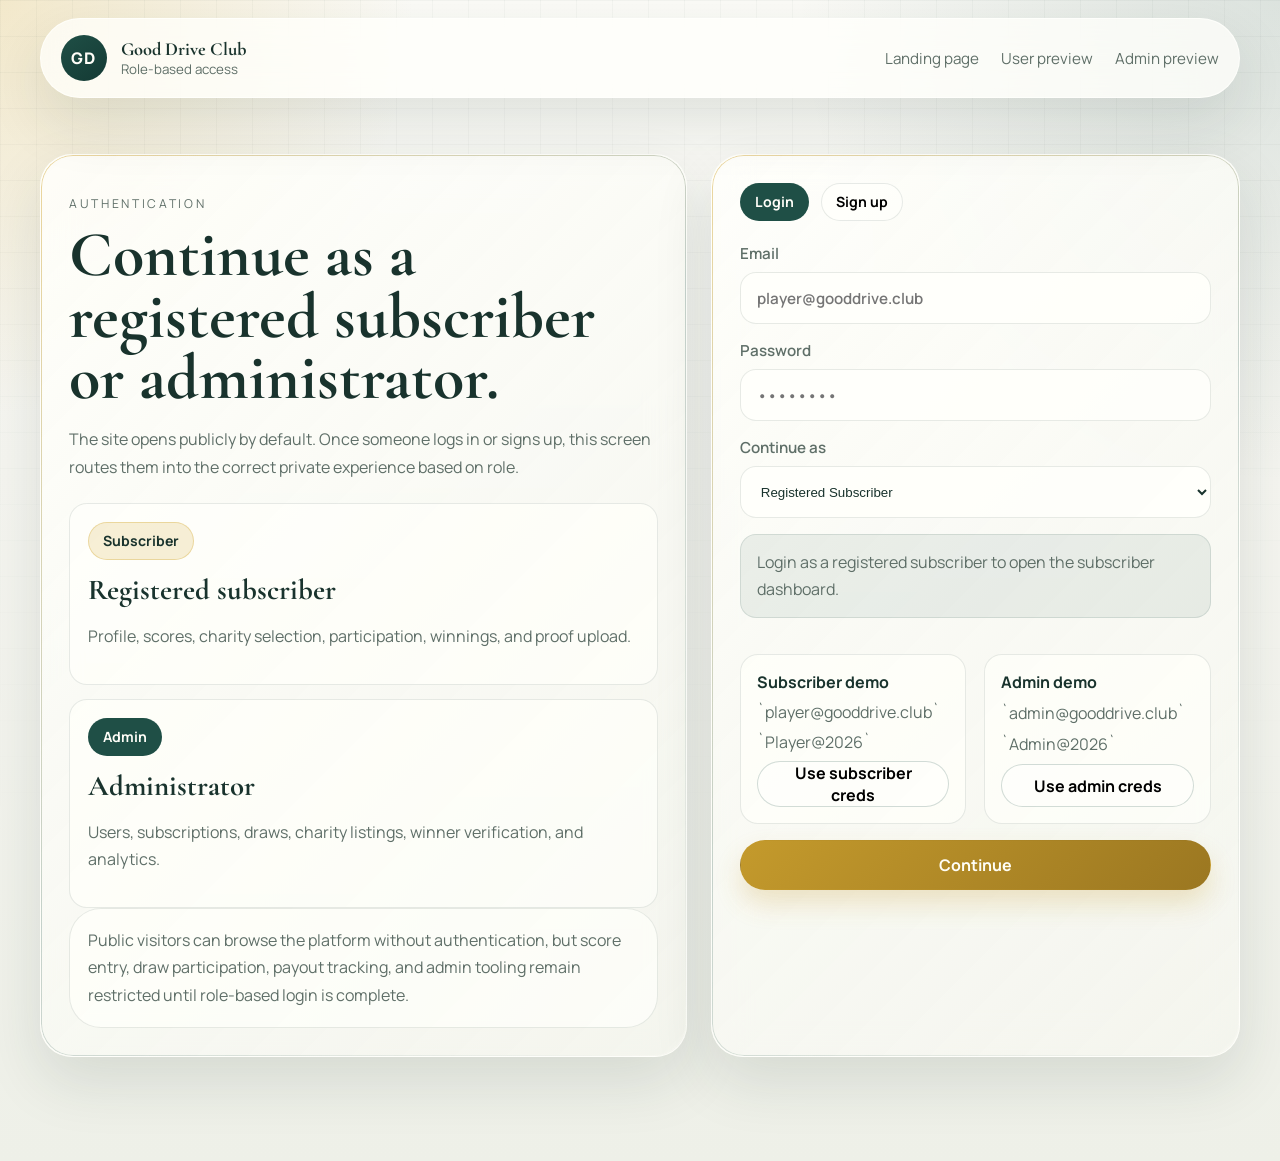
<file: auth.html>
<!DOCTYPE html>
<html lang="en">
  <head>
    <meta charset="UTF-8" />
    <meta name="viewport" content="width=device-width, initial-scale=1.0" />
    <title>Good Drive Club | Role Login</title>
    <link rel="preconnect" href="https://fonts.googleapis.com" />
    <link rel="preconnect" href="https://fonts.gstatic.com" crossorigin />
    <link
      href="https://fonts.googleapis.com/css2?family=Manrope:wght@400;500;600;700;800&family=Cormorant+Garamond:wght@500;600;700&display=swap"
      rel="stylesheet"
    />
    <link rel="stylesheet" href="./style.css" />
  </head>
  <body class="app-body" data-page-role="public">
    <div class="page-shell">
      <header class="topbar">
        <a class="brand" href="./index.html">
          <span class="brand-mark">GD</span>
          <span>
            <strong>Good Drive Club</strong>
            <small>Role-based access</small>
          </span>
        </a>
        <nav class="site-nav always-open">
          <a href="./index.html">Landing page</a>
          <a href="./user-dashboard.html">User preview</a>
          <a href="./admin-dashboard.html">Admin preview</a>
        </nav>
      </header>

      <main class="app-layout auth-layout">
        <section class="auth-hero glass">
          <p class="eyebrow">Authentication</p>
          <h1>Continue as a registered subscriber or administrator.</h1>
          <p class="hero-text">
            The site opens publicly by default. Once someone logs in or signs up, this screen routes them into the
            correct private experience based on role.
          </p>

          <div class="role-cards">
            <article class="mini-role-card">
              <span class="badge badge-gold">Subscriber</span>
              <h3>Registered subscriber</h3>
              <p>Profile, scores, charity selection, participation, winnings, and proof upload.</p>
            </article>
            <article class="mini-role-card">
              <span class="badge badge-dark">Admin</span>
              <h3>Administrator</h3>
              <p>Users, subscriptions, draws, charity listings, winner verification, and analytics.</p>
            </article>
          </div>

          <div class="auth-access-note">
            Public visitors can browse the platform without authentication, but score entry, draw participation, payout tracking, and admin tooling remain restricted until role-based login is complete.
          </div>
        </section>

        <section class="auth-card glass">
          <div class="toggle-row auth-mode-switch">
            <button class="toggle-button is-active" data-auth-mode="login">Login</button>
            <button class="toggle-button" data-auth-mode="signup">Sign up</button>
          </div>

          <form id="authForm" class="auth-form">
            <label>
              Full name
              <input type="text" name="name" placeholder="Samira Khan" data-signup-field />
            </label>
            <label>
              Email
              <input type="email" name="email" placeholder="player@gooddrive.club" required />
            </label>
            <label>
              Password
              <input type="password" name="password" placeholder="••••••••" required />
            </label>
            <label>
              Continue as
              <select name="role" id="roleSelect">
                <option value="user">Registered Subscriber</option>
                <option value="admin">Administrator</option>
              </select>
            </label>

            <div class="auth-hint" id="authHint">
              Login as a registered subscriber to open the subscriber dashboard.
            </div>

            <div class="demo-credentials">
              <div class="demo-cred-card">
                <strong>Subscriber demo</strong>
                <span>`player@gooddrive.club`</span>
                <span>`Player@2026`</span>
                <button class="button button-ghost button-small" type="button" data-fill-credentials="subscriber">Use subscriber creds</button>
              </div>
              <div class="demo-cred-card">
                <strong>Admin demo</strong>
                <span>`admin@gooddrive.club`</span>
                <span>`Admin@2026`</span>
                <button class="button button-ghost button-small" type="button" data-fill-credentials="admin">Use admin creds</button>
              </div>
            </div>

            <button class="button button-primary auth-submit" type="submit">Continue</button>
          </form>
        </section>
      </main>
    </div>

    <script src="./script.js"></script>
  </body>
</html>
</file>
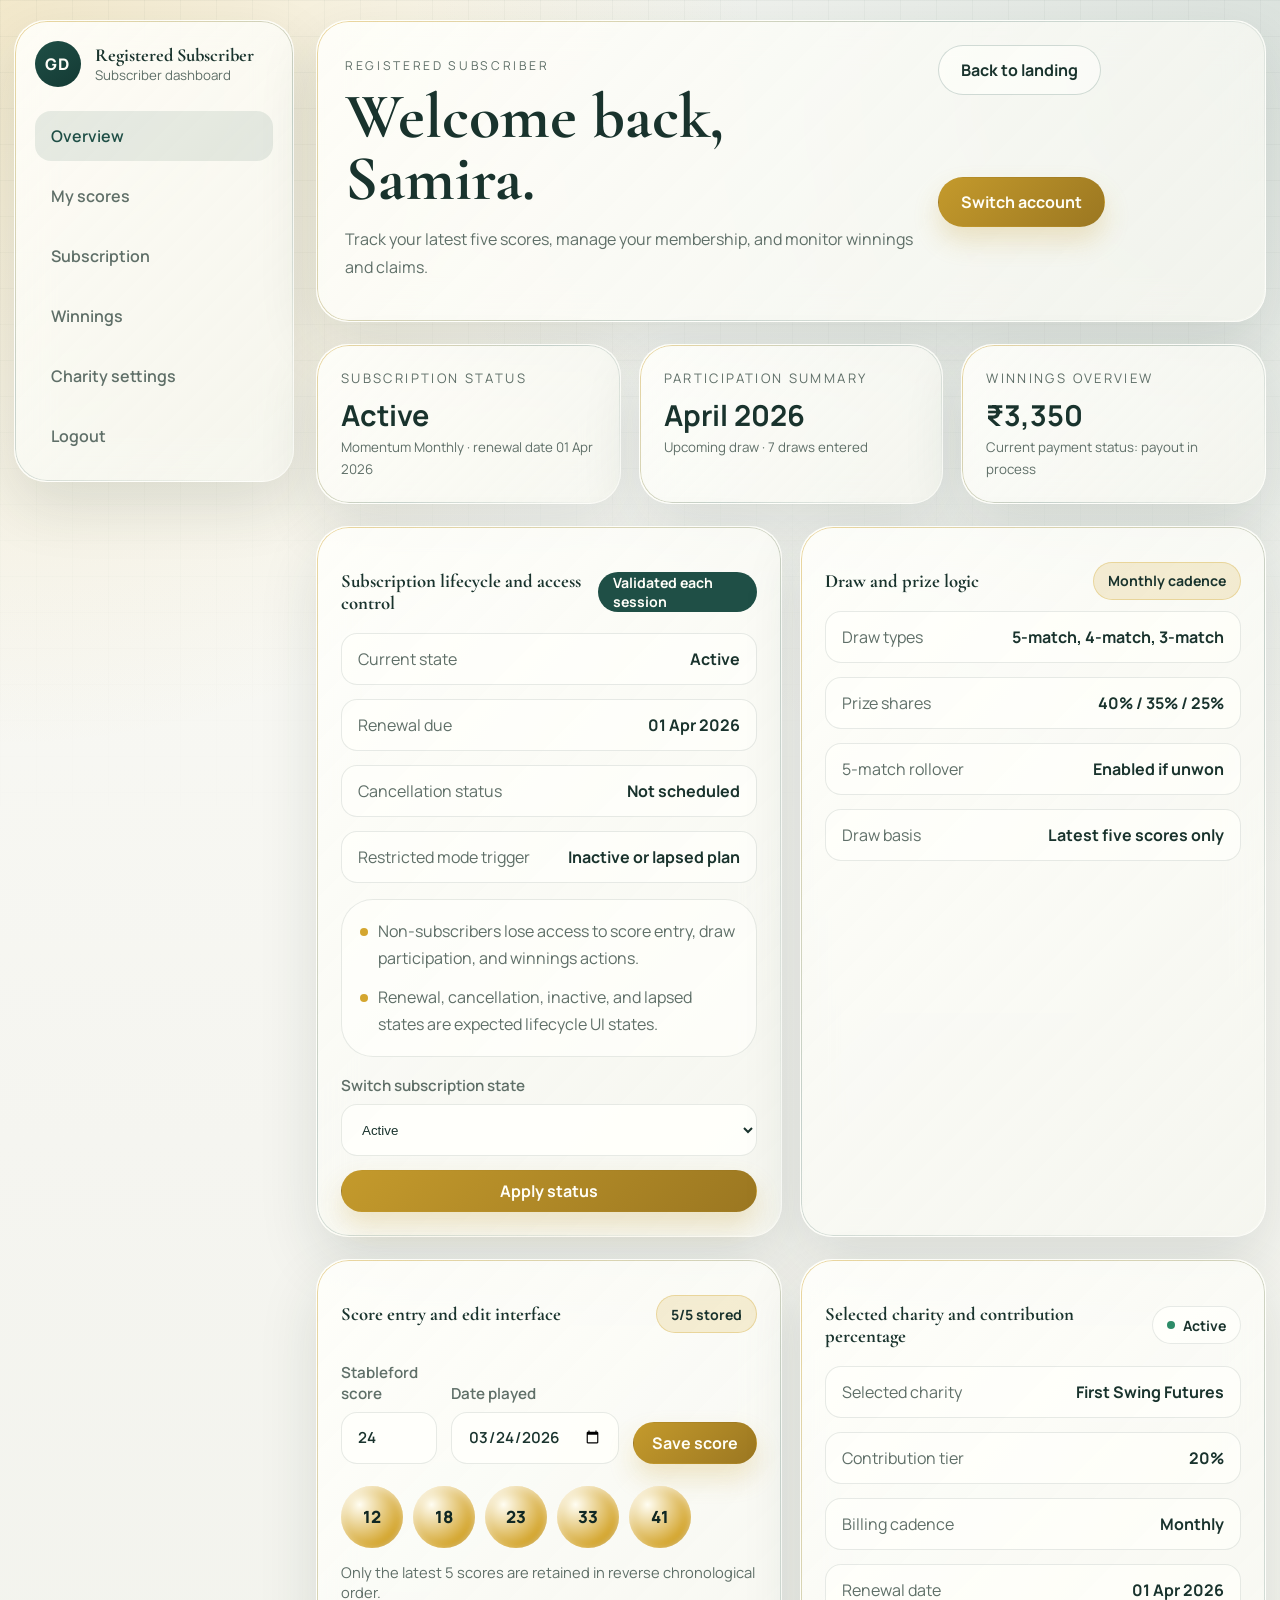
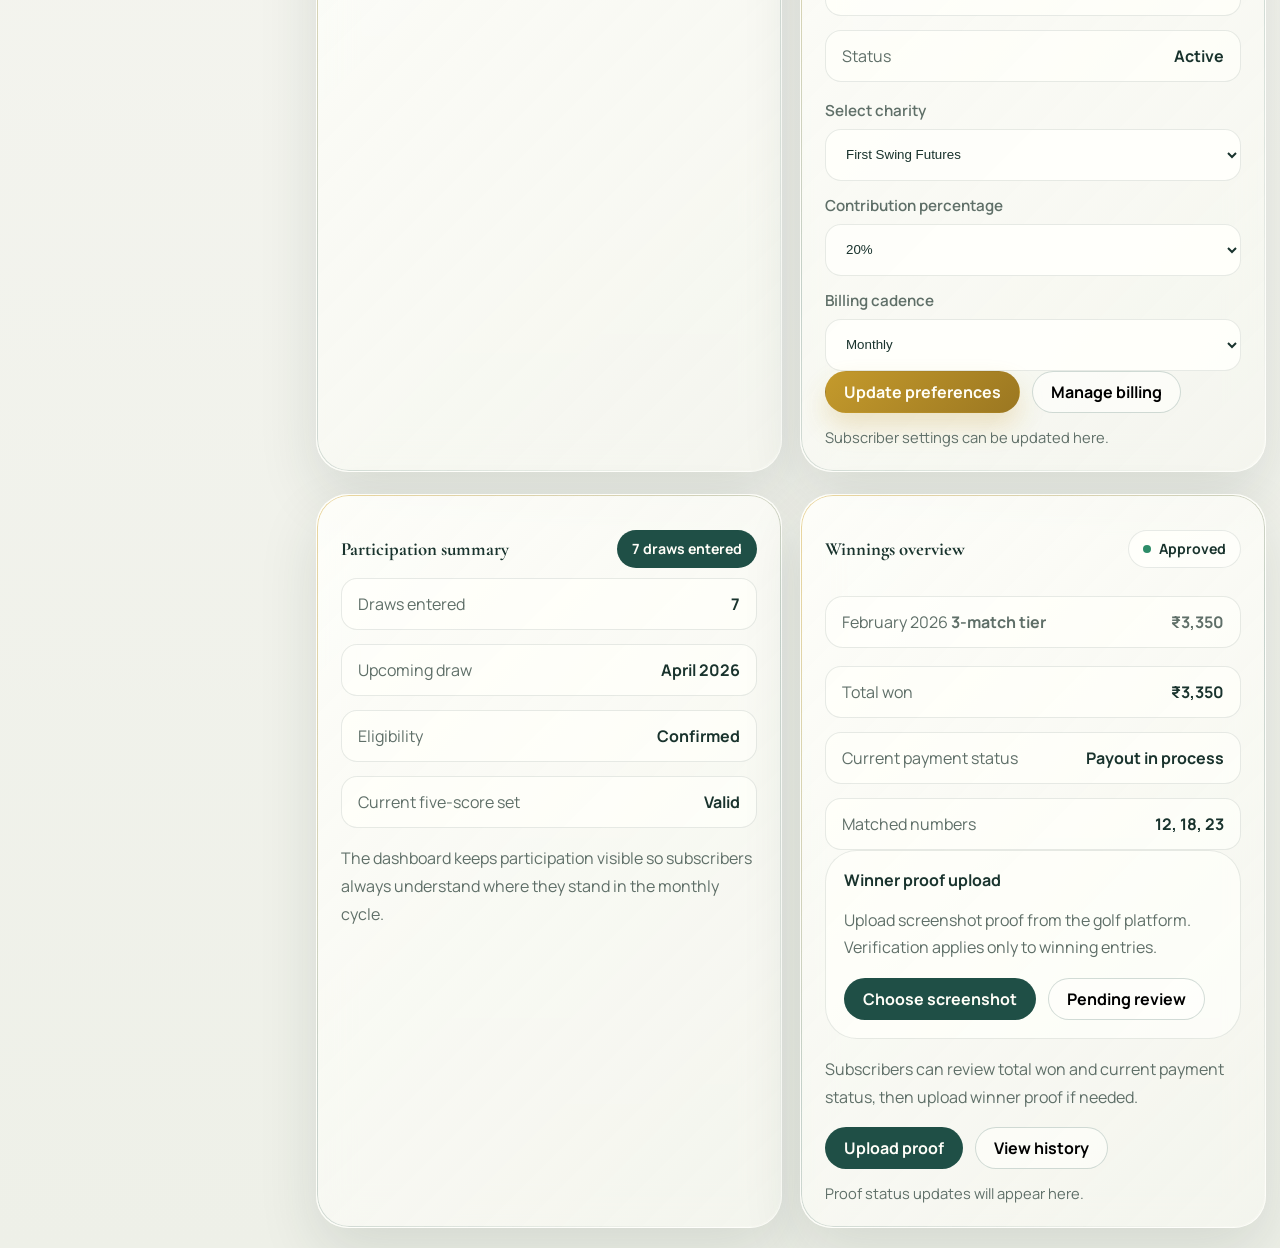
<file: user-dashboard.html>
<!DOCTYPE html>
<html lang="en">
  <head>
    <meta charset="UTF-8" />
    <meta name="viewport" content="width=device-width, initial-scale=1.0" />
    <title>Good Drive Club | Registered Subscriber Dashboard</title>
    <link rel="preconnect" href="https://fonts.googleapis.com" />
    <link rel="preconnect" href="https://fonts.gstatic.com" crossorigin />
    <link
      href="https://fonts.googleapis.com/css2?family=Manrope:wght@400;500;600;700;800&family=Cormorant+Garamond:wght@500;600;700&display=swap"
      rel="stylesheet"
    />
    <link rel="stylesheet" href="./style.css" />
  </head>
  <body class="app-body" data-page-role="user">
    <div class="dashboard-shell">
      <aside class="sidebar glass">
        <a class="brand sidebar-brand" href="./index.html">
          <span class="brand-mark">GD</span>
          <span>
            <strong>Registered Subscriber</strong>
            <small>Subscriber dashboard</small>
          </span>
        </a>

        <nav class="sidebar-nav">
          <a class="is-current" href="./user-dashboard.html">Overview</a>
          <a href="./user-dashboard.html">My scores</a>
          <a href="./user-dashboard.html">Subscription</a>
          <a href="./user-dashboard.html">Winnings</a>
          <a href="./user-dashboard.html">Charity settings</a>
          <a href="./auth.html" data-logout>Logout</a>
        </nav>
      </aside>

      <main class="dashboard-main">
        <header class="dashboard-header glass">
          <div>
            <p class="eyebrow">Registered subscriber</p>
            <h1>Welcome back, <span id="subscriberName">Samira</span>.</h1>
            <p class="hero-text">Track your latest five scores, manage your membership, and monitor winnings and claims.</p>
          </div>
          <div class="dashboard-header-actions">
            <a class="button button-ghost" href="./index.html">Back to landing</a>
            <a class="button button-primary" href="./auth.html">Switch account</a>
          </div>
        </header>

        <section class="dashboard-grid app-kpis">
          <article class="metric-card glass">
            <span>Subscription status</span>
            <strong id="subscriptionStatusValue">Active</strong>
            <small id="subscriptionStatusMeta">Momentum Monthly · renewal date 01 Apr 2026</small>
          </article>
          <article class="metric-card glass">
            <span>Participation summary</span>
            <strong id="participationHeading">April 2026</strong>
            <small id="participationMeta">Upcoming draw · 7 draws entered</small>
          </article>
          <article class="metric-card glass">
            <span>Winnings overview</span>
            <strong id="winningsTotalValue">₹3,350</strong>
            <small id="paymentStatusMeta">Current payment status: payout in process</small>
          </article>
        </section>

        <section class="app-grid-two">
          <article class="detail-card glass">
            <div class="detail-head">
              <h3>Subscription lifecycle and access control</h3>
              <span class="badge badge-dark">Validated each session</span>
            </div>
            <div class="table-list">
              <div><span>Current state</span><strong id="subscriptionStateDetail">Active</strong></div>
              <div><span>Renewal due</span><strong id="renewalDateDetail">01 Apr 2026</strong></div>
              <div><span>Cancellation status</span><strong id="cancellationStatusDetail">Not scheduled</strong></div>
              <div><span>Restricted mode trigger</span><strong>Inactive or lapsed plan</strong></div>
            </div>
            <div class="feature-list compact">
              <div>Non-subscribers lose access to score entry, draw participation, and winnings actions.</div>
              <div>Renewal, cancellation, inactive, and lapsed states are expected lifecycle UI states.</div>
            </div>
            <div class="control-stack">
              <label class="control-label" for="subscriptionStatusSelect">
                Switch subscription state
                <select id="subscriptionStatusSelect">
                  <option value="active">Active</option>
                  <option value="renewal_due">Renewal due</option>
                  <option value="cancellation_scheduled">Cancellation scheduled</option>
                  <option value="inactive">Inactive</option>
                  <option value="lapsed">Lapsed</option>
                </select>
              </label>
              <button class="button button-primary button-small" id="applySubscriptionStatusButton" type="button">Apply status</button>
            </div>
          </article>

          <article class="detail-card glass">
            <div class="detail-head">
              <h3>Draw and prize logic</h3>
              <span class="badge badge-gold">Monthly cadence</span>
            </div>
            <div class="table-list">
              <div><span>Draw types</span><strong>5-match, 4-match, 3-match</strong></div>
              <div><span>Prize shares</span><strong>40% / 35% / 25%</strong></div>
              <div><span>5-match rollover</span><strong>Enabled if unwon</strong></div>
              <div><span>Draw basis</span><strong>Latest five scores only</strong></div>
            </div>
          </article>
        </section>

        <section class="app-grid-two">
          <article class="detail-card glass">
            <div class="detail-head">
              <h3>Score entry and edit interface</h3>
              <span class="badge badge-gold">5/5 stored</span>
            </div>
            <form class="score-form">
              <label>
                Stableford score
                <input id="scoreInput" type="number" value="24" min="1" max="45" />
              </label>
              <label>
                Date played
                <input id="scoreDateInput" type="date" value="2026-03-24" />
              </label>
              <button class="button button-primary button-small" id="saveScoreButton" type="button">Save score</button>
            </form>
            <div class="score-balls large" id="scoreBallsList">
              <span>12</span>
              <span>18</span>
              <span>23</span>
              <span>33</span>
              <span>41</span>
            </div>
            <div class="editable-score-list" id="editableScoreList"></div>
            <div class="inline-feedback" id="scoreFeedback">Only the latest 5 scores are retained in reverse chronological order.</div>
          </article>

          <article class="detail-card glass">
            <div class="detail-head">
              <h3>Selected charity and contribution percentage</h3>
              <span class="status-dot">Active</span>
            </div>
            <div class="table-list">
              <div><span>Selected charity</span><strong id="selectedCharityValue">First Swing Futures</strong></div>
              <div><span>Contribution tier</span><strong id="contributionTierValue">20%</strong></div>
              <div><span>Billing cadence</span><strong id="billingCadenceValue">Monthly</strong></div>
              <div><span>Renewal date</span><strong>01 Apr 2026</strong></div>
              <div><span>Status</span><strong id="subscriptionStateSummaryValue">Active</strong></div>
            </div>
            <div class="control-stack">
              <label class="control-label" for="charitySelect">
                Select charity
                <select id="charitySelect">
                  <option value="First Swing Futures">First Swing Futures</option>
                  <option value="Blue Horizon Water Fund">Blue Horizon Water Fund</option>
                  <option value="Healing Greens Recovery Trust">Healing Greens Recovery Trust</option>
                </select>
              </label>
              <label class="control-label" for="contributionSelect">
                Contribution percentage
                <select id="contributionSelect">
                  <option value="10">10%</option>
                  <option value="15">15%</option>
                  <option value="20" selected>20%</option>
                  <option value="25">25%</option>
                  <option value="30">30%</option>
                </select>
              </label>
              <label class="control-label" for="billingCadenceSelect">
                Billing cadence
                <select id="billingCadenceSelect">
                  <option value="Monthly" selected>Monthly</option>
                  <option value="Yearly">Yearly</option>
                </select>
              </label>
            </div>
            <div class="action-row">
              <button class="button button-primary button-small" id="updatePreferencesButton" type="button">Update preferences</button>
              <button class="button button-ghost button-small" id="manageBillingButton" type="button">Manage billing</button>
            </div>
            <div class="inline-feedback" id="preferencesFeedback">Subscriber settings can be updated here.</div>
          </article>
        </section>

        <section class="app-grid-two">
          <article class="detail-card glass">
            <div class="detail-head">
              <h3>Participation summary</h3>
              <span class="badge badge-dark">7 draws entered</span>
            </div>
            <div class="table-list">
              <div><span>Draws entered</span><strong id="drawsEnteredValue">7</strong></div>
              <div><span>Upcoming draw</span><strong id="upcomingDrawValue">April 2026</strong></div>
              <div><span>Eligibility</span><strong id="eligibilityValue">Confirmed</strong></div>
              <div><span>Current five-score set</span><strong id="scoreSetValidityValue">Valid</strong></div>
            </div>
            <p>The dashboard keeps participation visible so subscribers always understand where they stand in the monthly cycle.</p>
          </article>

          <article class="detail-card glass">
            <div class="detail-head">
              <h3>Winnings overview</h3>
              <span class="status-dot">Approved</span>
            </div>
            <div class="claim-row">
              <div>
                <span>February 2026</span>
                <strong>3-match tier</strong>
              </div>
              <strong>₹3,350</strong>
            </div>
            <div class="table-list">
              <div><span>Total won</span><strong id="winningsDetailValue">₹3,350</strong></div>
              <div><span>Current payment status</span><strong id="paymentStatusValue">Payout in process</strong></div>
              <div><span>Matched numbers</span><strong id="matchedNumbersValue">12, 18, 23</strong></div>
            </div>
            <div class="proof-box">
              <strong>Winner proof upload</strong>
              <p>Upload screenshot proof from the golf platform. Verification applies only to winning entries.</p>
              <div class="action-row">
                <button class="button button-dark button-small" id="chooseScreenshotButton" type="button">Choose screenshot</button>
                <button class="button button-ghost button-small" id="proofStatusButton" type="button">Pending review</button>
              </div>
            </div>
            <p>Subscribers can review total won and current payment status, then upload winner proof if needed.</p>
            <div class="action-row">
              <button class="button button-dark button-small" id="uploadProofButton" type="button">Upload proof</button>
              <button class="button button-ghost button-small" id="viewHistoryButton" type="button">View history</button>
            </div>
            <div class="inline-feedback" id="proofFeedback">Proof status updates will appear here.</div>
          </article>
        </section>
      </main>
    </div>
  </body>
</html>
</file>
<file: style.css>
:root {
  --bg: #f5f5f0;
  --bg-strong: #e8eadf;
  --surface: rgba(255, 255, 251, 0.8);
  --surface-strong: #fffef8;
  --text: #19332d;
  --muted: #5f6f68;
  --line: rgba(25, 51, 45, 0.1);
  --line-strong: rgba(25, 51, 45, 0.2);
  --teal: #1f4f46;
  --teal-soft: #d7e3dc;
  --clay: #c49a2c;
  --clay-dark: #9b7721;
  --gold: #d4a62f;
  --ink: #102723;
  --shadow: 0 24px 60px rgba(28, 48, 42, 0.12);
  --radius-xl: 32px;
  --radius-lg: 24px;
  --radius-md: 18px;
  --container: 1200px;
}

* {
  box-sizing: border-box;
}

html {
  scroll-behavior: smooth;
}

body {
  margin: 0;
  font-family: "Manrope", sans-serif;
  color: var(--text);
  background:
    radial-gradient(circle at top left, rgba(212, 166, 47, 0.22), transparent 24%),
    radial-gradient(circle at top right, rgba(31, 79, 70, 0.14), transparent 28%),
    linear-gradient(180deg, #fbfbf7 0%, var(--bg) 40%, #eef0e8 100%);
}

body::before {
  content: "";
  position: fixed;
  inset: 0;
  pointer-events: none;
  background-image:
    linear-gradient(rgba(25, 51, 45, 0.04) 1px, transparent 1px),
    linear-gradient(90deg, rgba(25, 51, 45, 0.04) 1px, transparent 1px);
  background-size: 36px 36px;
  mask-image: linear-gradient(180deg, rgba(0, 0, 0, 0.85), transparent 95%);
}

a {
  color: inherit;
  text-decoration: none;
}

button,
input {
  font: inherit;
}

.page-shell {
  width: min(calc(100% - 32px), var(--container));
  margin: 0 auto;
  padding-bottom: 48px;
}

.app-body {
  min-height: 100vh;
}

.topbar {
  position: sticky;
  top: 18px;
  z-index: 20;
  display: flex;
  align-items: center;
  justify-content: space-between;
  gap: 24px;
  padding: 16px 20px;
  margin-top: 18px;
  border: 1px solid rgba(255, 255, 251, 0.78);
  border-radius: 999px;
  background: rgba(255, 255, 251, 0.76);
  backdrop-filter: blur(18px);
  box-shadow: var(--shadow);
}

.brand {
  display: inline-flex;
  align-items: center;
  gap: 14px;
}

.brand strong,
.hero h1,
.section-heading h2,
.feature-panel h3,
.plan-card h3,
.charity-card h3,
.detail-card h3,
.cta-panel h2,
.feature-card h2 {
  font-family: "Cormorant Garamond", serif;
}

.brand strong {
  display: block;
  font-size: 1.15rem;
}

.brand small {
  display: block;
  color: var(--muted);
}

.brand-mark {
  display: grid;
  place-items: center;
  width: 46px;
  height: 46px;
  border-radius: 50%;
  background: linear-gradient(145deg, var(--teal), #143a34);
  color: #fffef8;
  font-weight: 800;
  letter-spacing: 0.08em;
}

.site-nav {
  display: flex;
  align-items: center;
  gap: 22px;
}

.site-nav.always-open {
  display: flex;
}

.site-nav a:not(.button) {
  color: var(--muted);
  font-size: 0.95rem;
}

.nav-toggle {
  display: none;
  width: 48px;
  height: 48px;
  border: 0;
  border-radius: 50%;
  background: var(--surface-strong);
  cursor: pointer;
}

.nav-toggle span {
  display: block;
  width: 18px;
  height: 2px;
  margin: 5px auto;
  background: var(--text);
}

.section {
  padding: 56px 0;
}

.hero {
  display: grid;
  grid-template-columns: 1.1fr 0.9fr;
  gap: 34px;
  align-items: center;
  min-height: calc(100vh - 180px);
}

.eyebrow,
.mini-label {
  text-transform: uppercase;
  letter-spacing: 0.22em;
  font-size: 0.76rem;
  color: var(--muted);
}

.hero h1 {
  margin: 12px 0 18px;
  font-size: clamp(3.8rem, 6vw, 6.8rem);
  line-height: 0.9;
  font-weight: 700;
}

.hero-text,
.feature-panel p,
.flow-step p,
.charity-card p,
.detail-card p,
.lab-result p,
.cta-panel p,
.feature-card p {
  color: var(--muted);
  line-height: 1.75;
}

.hero-actions,
.action-row,
.toggle-row,
.dashboard-toggle,
.charity-filters {
  display: flex;
  flex-wrap: wrap;
  gap: 12px;
}

.button {
  display: inline-flex;
  align-items: center;
  justify-content: center;
  min-height: 50px;
  padding: 0 22px;
  border-radius: 999px;
  border: 1px solid transparent;
  font-weight: 700;
  transition: 180ms ease;
}

.button:hover,
.toggle-button:hover,
.switch-button:hover,
.dash-button:hover,
.filter-chip:hover,
.nav-toggle:hover {
  transform: translateY(-1px);
}

.button:disabled {
  opacity: 0.45;
  cursor: not-allowed;
  transform: none;
}

.button-primary {
  background: linear-gradient(135deg, var(--clay), var(--clay-dark));
  color: #fffef6;
  box-shadow: 0 14px 26px rgba(196, 154, 44, 0.24);
}

.button-dark {
  background: var(--teal);
  color: #fffef8;
}

.button-ghost {
  border-color: rgba(31, 79, 70, 0.2);
  background: rgba(255, 255, 251, 0.58);
}

.button-small {
  min-height: 42px;
  padding: 0 18px;
}

.glass,
.cta-panel {
  position: relative;
  background: linear-gradient(135deg, rgba(255, 255, 251, 0.88), rgba(245, 246, 239, 0.76));
  border: 1px solid rgba(255, 255, 251, 0.78);
  box-shadow: var(--shadow);
  backdrop-filter: blur(18px);
}

.glass::before,
.cta-panel::before {
  content: "";
  position: absolute;
  inset: 0;
  border-radius: inherit;
  padding: 1px;
  background: linear-gradient(135deg, rgba(212, 166, 47, 0.46), rgba(31, 79, 70, 0.24), rgba(255, 254, 248, 0.4));
  -webkit-mask:
    linear-gradient(#fff 0 0) content-box,
    linear-gradient(#fff 0 0);
  -webkit-mask-composite: xor;
  mask-composite: exclude;
  pointer-events: none;
}

.hero-panel,
.feature-panel,
.plan-card,
.charity-card,
.metric-card,
.detail-card,
.lab-card,
.pricing-controls,
.cta-panel {
  border-radius: var(--radius-xl);
}

.hero-panel {
  padding: 26px;
}

.panel-topline,
.detail-head,
.claim-row,
.charity-meta,
.range-meta {
  display: flex;
  align-items: center;
  justify-content: space-between;
  gap: 12px;
}

.badge,
.live-pill,
.status-dot,
.filter-chip,
.toggle-button,
.switch-button,
.dash-button {
  display: inline-flex;
  align-items: center;
  justify-content: center;
  min-height: 38px;
  padding: 0 14px;
  border-radius: 999px;
  border: 1px solid var(--line);
  background: rgba(255, 255, 251, 0.76);
  font-size: 0.88rem;
  font-weight: 700;
}

.badge-gold {
  background: rgba(212, 166, 47, 0.18);
  border-color: rgba(212, 166, 47, 0.34);
}

.badge-dark {
  background: var(--teal);
  color: #fffef8;
  border-color: transparent;
}

.live-pill {
  background: rgba(31, 79, 70, 0.12);
  color: var(--teal);
}

.feature-card,
.metric-card,
.detail-card,
.lab-card {
  padding: 24px;
}

.feature-card h2 {
  margin: 8px 0 10px;
  font-size: 2.3rem;
}

.impact-grid,
.hero-stats,
.feature-band,
.pricing-grid,
.charity-grid,
.dashboard-grid,
.dashboard-detail,
.lab-layout {
  display: grid;
  gap: 18px;
}

.impact-grid,
.hero-stats,
.dashboard-grid {
  grid-template-columns: repeat(3, minmax(0, 1fr));
}

.impact-grid {
  grid-template-columns: repeat(2, minmax(0, 1fr));
  margin: 18px 0;
}

.impact-grid article,
.hero-stats article {
  padding: 18px;
  border-radius: var(--radius-md);
  background: rgba(255, 255, 251, 0.6);
  border: 1px solid var(--line);
}

.impact-grid span,
.hero-stats span,
.metric-card span {
  display: block;
  color: var(--muted);
  font-size: 0.82rem;
  text-transform: uppercase;
  letter-spacing: 0.18em;
}

.impact-grid strong,
.hero-stats strong,
.metric-card strong,
.plan-price strong,
.lab-result strong {
  display: block;
  margin-top: 8px;
  font-size: 1.8rem;
}

.score-strip {
  padding: 18px;
  border-radius: var(--radius-md);
  background: linear-gradient(145deg, rgba(31, 79, 70, 0.94), rgba(16, 39, 35, 0.98));
  color: #fffef8;
}

.score-strip .mini-label {
  color: rgba(255, 254, 248, 0.7);
}

.score-balls {
  display: flex;
  flex-wrap: wrap;
  gap: 10px;
  margin-top: 14px;
}

.score-balls span {
  display: grid;
  place-items: center;
  width: 54px;
  height: 54px;
  border-radius: 50%;
  background: radial-gradient(circle at 30% 30%, #fffdf2, #d4a62f 70%, #ae831d);
  color: var(--ink);
  font-weight: 800;
  box-shadow: inset 0 2px 8px rgba(255, 255, 255, 0.6);
}

.score-balls.large span {
  width: 62px;
  height: 62px;
  font-size: 1.05rem;
}

.feature-band,
.pricing-grid,
.charity-grid,
.dashboard-grid,
.dashboard-detail,
.lab-layout {
  grid-template-columns: repeat(3, minmax(0, 1fr));
}

.pricing-grid.two-up {
  grid-template-columns: repeat(2, minmax(0, 1fr));
}

.role-overview-grid {
  display: grid;
  grid-template-columns: repeat(3, minmax(0, 1fr));
  gap: 18px;
}

.flow-panel.single-column {
  grid-template-columns: 1fr;
}

.feature-panel {
  padding: 24px;
  min-height: 240px;
}

.feature-panel h3 {
  margin: 10px 0;
  font-size: 2rem;
  line-height: 1;
}

.section-heading h2 {
  margin: 8px 0 0;
  font-size: clamp(2.4rem, 4vw, 4rem);
  line-height: 0.98;
}

.split-heading {
  display: flex;
  justify-content: space-between;
  gap: 20px;
  align-items: end;
}

.process-section .flow-panels {
  margin-top: 24px;
}

.flow-panel {
  display: none;
  grid-template-columns: repeat(2, minmax(0, 1fr));
  gap: 18px;
}

.flow-panel.is-active,
.dashboard-panel.is-active {
  display: grid;
}

.flow-step {
  display: grid;
  grid-template-columns: 76px 1fr;
  gap: 18px;
  padding: 22px;
  border-radius: var(--radius-xl);
  background: rgba(255, 255, 251, 0.68);
  border: 1px solid var(--line);
  box-shadow: var(--shadow);
}

.flow-step span:first-child {
  display: grid;
  place-items: center;
  width: 76px;
  height: 76px;
  border-radius: 24px;
  background: linear-gradient(135deg, var(--teal), #143a34);
  color: #fffef8;
  font-size: 1.1rem;
  font-weight: 800;
}

.flow-step h3 {
  margin: 4px 0 8px;
  font-size: 1.35rem;
}

.switch-button.is-active,
.toggle-button.is-active,
.dash-button.is-active,
.filter-chip.is-active {
  background: var(--teal);
  color: #fffef8;
  border-color: transparent;
}

.pricing-controls {
  min-width: min(100%, 340px);
  padding: 18px;
}

.range-wrap {
  display: grid;
  gap: 10px;
  color: var(--muted);
  font-size: 0.92rem;
}

input[type="range"] {
  width: 100%;
  accent-color: var(--clay);
}

.plan-card {
  padding: 28px;
}

.plan-card-highlight {
  background: linear-gradient(160deg, rgba(16, 39, 35, 0.98), rgba(31, 79, 70, 0.94));
  color: #fffef8;
  position: relative;
  overflow: hidden;
}

.plan-card-highlight p,
.plan-card-highlight li,
.plan-card-highlight .mini-label,
.plan-card-highlight .plan-price span {
  color: rgba(255, 254, 248, 0.74);
}

.plan-card h3 {
  font-size: 2rem;
  line-height: 1;
  margin: 8px 0 14px;
}

.plan-price {
  margin-bottom: 18px;
}

.plan-price span {
  color: var(--muted);
}

.plan-card ul {
  padding-left: 18px;
  margin: 0 0 22px;
  color: var(--muted);
  line-height: 1.8;
}

.charity-card {
  padding: 24px;
}

.charity-card h3 {
  margin: 8px 0 10px;
  font-size: 2rem;
}

.charity-meta {
  margin-top: 18px;
  color: var(--muted);
  font-size: 0.9rem;
  flex-wrap: wrap;
}

.charity-extra {
  display: grid;
  gap: 8px;
  margin-top: 16px;
  color: var(--muted);
  font-size: 0.92rem;
}

.charity-card.is-hidden {
  display: none;
}

.is-hidden {
  display: none !important;
}

.dashboard-panel {
  display: none;
}

.dashboard-grid,
.dashboard-detail {
  margin-top: 20px;
}

.dashboard-grid {
  grid-template-columns: repeat(3, minmax(0, 1fr));
}

.dashboard-detail,
.lab-layout {
  grid-template-columns: repeat(2, minmax(0, 1fr));
}

.metric-card small,
.review-list,
.claim-row span,
.claim-row strong {
  color: var(--muted);
}

.status-dot::before {
  content: "";
  width: 8px;
  height: 8px;
  margin-right: 8px;
  border-radius: 50%;
  background: #2d8c68;
}

.status-dot.pending::before {
  background: var(--gold);
}

.claim-row {
  margin: 18px 0;
  padding: 14px 16px;
  border-radius: var(--radius-md);
  background: rgba(255, 255, 251, 0.7);
  border: 1px solid var(--line);
}

.review-list {
  display: grid;
  gap: 12px;
  margin-top: 14px;
}

.review-list div {
  display: flex;
  justify-content: space-between;
  gap: 12px;
  padding: 12px 14px;
  border-radius: 14px;
  background: rgba(255, 255, 251, 0.68);
  border: 1px solid var(--line);
}

.lab-card {
  min-height: 290px;
}

.lab-result {
  margin-top: 18px;
  padding: 18px;
  border-radius: var(--radius-md);
  background: rgba(255, 255, 251, 0.66);
  border: 1px solid var(--line);
}

.cta-panel {
  padding: 36px;
  text-align: center;
}

.cta-panel p {
  max-width: 700px;
  margin: 16px auto 24px;
}

.spec-table,
.feature-list,
.directory-note,
.auth-access-note,
.proof-box {
  border-radius: var(--radius-xl);
}

.spec-table {
  overflow: hidden;
}

.spec-row {
  display: grid;
  grid-template-columns: 220px 1fr;
  gap: 24px;
  padding: 18px 20px;
  border-bottom: 1px solid var(--line);
}

.spec-row:last-child {
  border-bottom: 0;
}

.spec-head {
  background: rgba(31, 79, 70, 0.1);
}

.spec-grid {
  grid-template-columns: repeat(3, minmax(0, 1fr));
}

.info-grid {
  display: grid;
  gap: 18px;
  margin-top: 20px;
}

.info-grid.three-up {
  grid-template-columns: repeat(3, minmax(0, 1fr));
}

.feature-list {
  display: grid;
  gap: 12px;
  margin-top: 20px;
  padding: 20px;
  background: rgba(255, 255, 251, 0.7);
  border: 1px solid var(--line);
}

.feature-list div {
  padding-left: 18px;
  position: relative;
  color: var(--muted);
  line-height: 1.7;
}

.feature-list div::before {
  content: "";
  position: absolute;
  left: 0;
  top: 10px;
  width: 8px;
  height: 8px;
  border-radius: 50%;
  background: var(--gold);
}

.feature-list.compact {
  margin-top: 16px;
  padding: 18px;
}

.directory-toolbar {
  display: grid;
  grid-template-columns: 1fr 0.85fr;
  gap: 18px;
  margin-bottom: 20px;
}

.search-field {
  display: grid;
  gap: 8px;
  color: var(--muted);
  font-size: 0.94rem;
  font-weight: 600;
}

.search-field input {
  height: 56px;
  padding: 0 18px;
  border-radius: 18px;
  border: 1px solid var(--line);
  background: rgba(255, 255, 251, 0.92);
  color: var(--text);
  outline: none;
}

.directory-note,
.auth-access-note,
.proof-box {
  padding: 18px;
  background: rgba(255, 255, 251, 0.7);
  border: 1px solid var(--line);
}

.directory-note strong,
.proof-box strong {
  display: block;
  margin-bottom: 8px;
}

.directory-note p,
.proof-box p,
.auth-access-note {
  color: var(--muted);
  line-height: 1.7;
}

.control-stack {
  display: grid;
  gap: 14px;
  margin-top: 18px;
}

.control-label {
  display: grid;
  gap: 8px;
  color: var(--muted);
  font-size: 0.95rem;
  font-weight: 600;
}

.control-label select {
  height: 52px;
  padding: 0 16px;
  border-radius: 16px;
  border: 1px solid var(--line);
  background: rgba(255, 255, 251, 0.94);
  color: var(--text);
  outline: none;
}

.deployment-grid,
.demo-credentials {
  display: grid;
  grid-template-columns: repeat(2, minmax(0, 1fr));
  gap: 18px;
  margin-top: 20px;
}

.demo-cred-card {
  display: grid;
  gap: 8px;
  padding: 16px;
  border-radius: 18px;
  background: rgba(255, 255, 251, 0.68);
  border: 1px solid var(--line);
  color: var(--muted);
}

.demo-cred-card strong {
  color: var(--text);
}

.inline-feedback {
  margin-top: 14px;
  color: var(--muted);
  font-size: 0.92rem;
}

.app-layout {
  display: grid;
  gap: 24px;
  padding: 56px 0;
}

.auth-layout {
  grid-template-columns: 1.1fr 0.9fr;
  align-items: stretch;
}

.auth-hero,
.auth-card {
  padding: 28px;
  border-radius: var(--radius-xl);
}

.auth-hero h1,
.dashboard-header h1 {
  margin: 10px 0 12px;
  font-family: "Cormorant Garamond", serif;
  font-size: clamp(2.8rem, 5vw, 4.4rem);
  line-height: 0.96;
}

.role-cards,
.table-list {
  display: grid;
  gap: 14px;
}

.role-cards {
  margin-top: 22px;
}

.mini-role-card {
  padding: 18px;
  border-radius: var(--radius-md);
  background: rgba(255, 255, 251, 0.68);
  border: 1px solid var(--line);
}

.mini-role-card h3 {
  margin: 12px 0 8px;
  font-family: "Cormorant Garamond", serif;
  font-size: 1.8rem;
}

.mini-role-card p,
.auth-hint {
  color: var(--muted);
  line-height: 1.7;
}

.auth-form {
  display: grid;
  gap: 16px;
  margin-top: 22px;
}

.auth-form label {
  display: grid;
  gap: 8px;
  color: var(--muted);
  font-size: 0.95rem;
  font-weight: 600;
}

.auth-form input,
.auth-form select,
.score-form input,
.editable-score-list input {
  height: 52px;
  padding: 0 16px;
  border-radius: 16px;
  border: 1px solid var(--line);
  background: rgba(255, 255, 251, 0.94);
  color: var(--text);
  outline: none;
}

.auth-hint {
  padding: 14px 16px;
  border-radius: 16px;
  background: rgba(31, 79, 70, 0.08);
  border: 1px solid rgba(31, 79, 70, 0.12);
}

.auth-submit {
  width: 100%;
}

.score-form,
.editable-score-list {
  display: grid;
  gap: 14px;
}

.score-form {
  grid-template-columns: 1fr 1fr auto;
  align-items: end;
  margin: 18px 0 22px;
}

.score-form label {
  display: grid;
  gap: 8px;
  color: var(--muted);
  font-size: 0.95rem;
  font-weight: 600;
}

.score-edit-row {
  display: grid;
  grid-template-columns: 1fr 120px auto;
  gap: 12px;
  align-items: center;
  padding: 14px 16px;
  border-radius: 16px;
  background: rgba(255, 255, 251, 0.68);
  border: 1px solid var(--line);
  color: var(--muted);
}

.report-grid {
  display: grid;
  grid-template-columns: repeat(4, minmax(0, 1fr));
  gap: 14px;
  margin: 18px 0 22px;
}

.report-grid div {
  padding: 18px;
  border-radius: 18px;
  background: rgba(255, 255, 251, 0.68);
  border: 1px solid var(--line);
}

.report-grid span {
  display: block;
  color: var(--muted);
  font-size: 0.82rem;
  text-transform: uppercase;
  letter-spacing: 0.18em;
}

.report-grid strong {
  display: block;
  margin-top: 10px;
  font-size: 1.15rem;
  color: var(--text);
}

.dashboard-shell {
  width: min(calc(100% - 28px), 1380px);
  margin: 20px auto;
  display: grid;
  grid-template-columns: 280px 1fr;
  gap: 22px;
}

.sidebar,
.dashboard-header {
  border-radius: var(--radius-xl);
}

.sidebar {
  padding: 20px;
  position: sticky;
  top: 20px;
  height: fit-content;
}

.sidebar-brand {
  margin-bottom: 24px;
}

.sidebar-nav {
  display: grid;
  gap: 10px;
}

.sidebar-nav a {
  padding: 14px 16px;
  border-radius: 16px;
  color: var(--muted);
  font-weight: 600;
}

.sidebar-nav a.is-current,
.sidebar-nav a:hover {
  background: rgba(31, 79, 70, 0.1);
  color: var(--teal);
}

.dashboard-main {
  display: grid;
  gap: 22px;
}

.dashboard-header {
  display: flex;
  justify-content: space-between;
  gap: 20px;
  padding: 24px 28px;
}

.dashboard-header-actions {
  display: flex;
  gap: 12px;
  align-items: start;
  flex-wrap: wrap;
}

.app-kpis {
  margin-top: 0;
}

.app-grid-two {
  display: grid;
  grid-template-columns: repeat(2, minmax(0, 1fr));
  gap: 18px;
}

.table-list div {
  display: flex;
  justify-content: space-between;
  gap: 16px;
  padding: 14px 16px;
  border-radius: 16px;
  background: rgba(255, 255, 251, 0.68);
  border: 1px solid var(--line);
  color: var(--muted);
}

.table-list strong {
  color: var(--text);
}

@media (max-width: 1080px) {
  .hero,
  .feature-band,
  .pricing-grid,
  .charity-grid,
  .role-overview-grid,
  .dashboard-grid,
  .dashboard-detail,
  .lab-layout,
  .flow-panel {
    grid-template-columns: 1fr;
  }

  .split-heading {
    flex-direction: column;
    align-items: stretch;
  }

  .hero {
    min-height: auto;
    padding-top: 42px;
  }

  .auth-layout,
  .dashboard-shell,
  .app-grid-two,
  .directory-toolbar,
  .spec-row,
  .spec-grid,
  .info-grid.three-up,
  .deployment-grid,
  .demo-credentials {
    grid-template-columns: 1fr;
  }

  .score-form,
  .report-grid {
    grid-template-columns: 1fr;
  }

  .sidebar {
    position: relative;
    top: 0;
  }
}

@media (max-width: 820px) {
  .topbar {
    border-radius: 28px;
    align-items: start;
  }

  .nav-toggle {
    display: inline-block;
  }

  .site-nav {
    position: absolute;
    left: 0;
    right: 0;
    top: calc(100% + 12px);
    display: none;
    flex-direction: column;
    align-items: stretch;
    padding: 18px;
    border-radius: 28px;
    background: rgba(255, 255, 251, 0.96);
    border: 1px solid rgba(255, 255, 251, 0.84);
    box-shadow: var(--shadow);
  }

  .site-nav.is-open {
    display: flex;
  }

  .site-nav.always-open {
    display: none;
  }

  .hero h1 {
    font-size: clamp(3rem, 14vw, 4.6rem);
  }

  .impact-grid,
  .hero-stats {
    grid-template-columns: 1fr;
  }

  .flow-step {
    grid-template-columns: 1fr;
  }

  .flow-step span:first-child {
    width: 64px;
    height: 64px;
  }

  .dashboard-header {
    flex-direction: column;
  }

  .score-edit-row {
    grid-template-columns: 1fr;
  }
}

@media (max-width: 560px) {
  .page-shell {
    width: min(calc(100% - 20px), var(--container));
  }

  .section {
    padding: 38px 0;
  }

  .hero-panel,
  .feature-panel,
  .plan-card,
  .charity-card,
  .metric-card,
  .detail-card,
  .lab-card,
  .pricing-controls,
  .cta-panel {
    border-radius: 24px;
  }

  .panel-topline,
  .detail-head,
  .claim-row {
    flex-direction: column;
    align-items: start;
  }

  .score-balls.large span,
  .score-balls span {
    width: 52px;
    height: 52px;
  }
}
</file>
